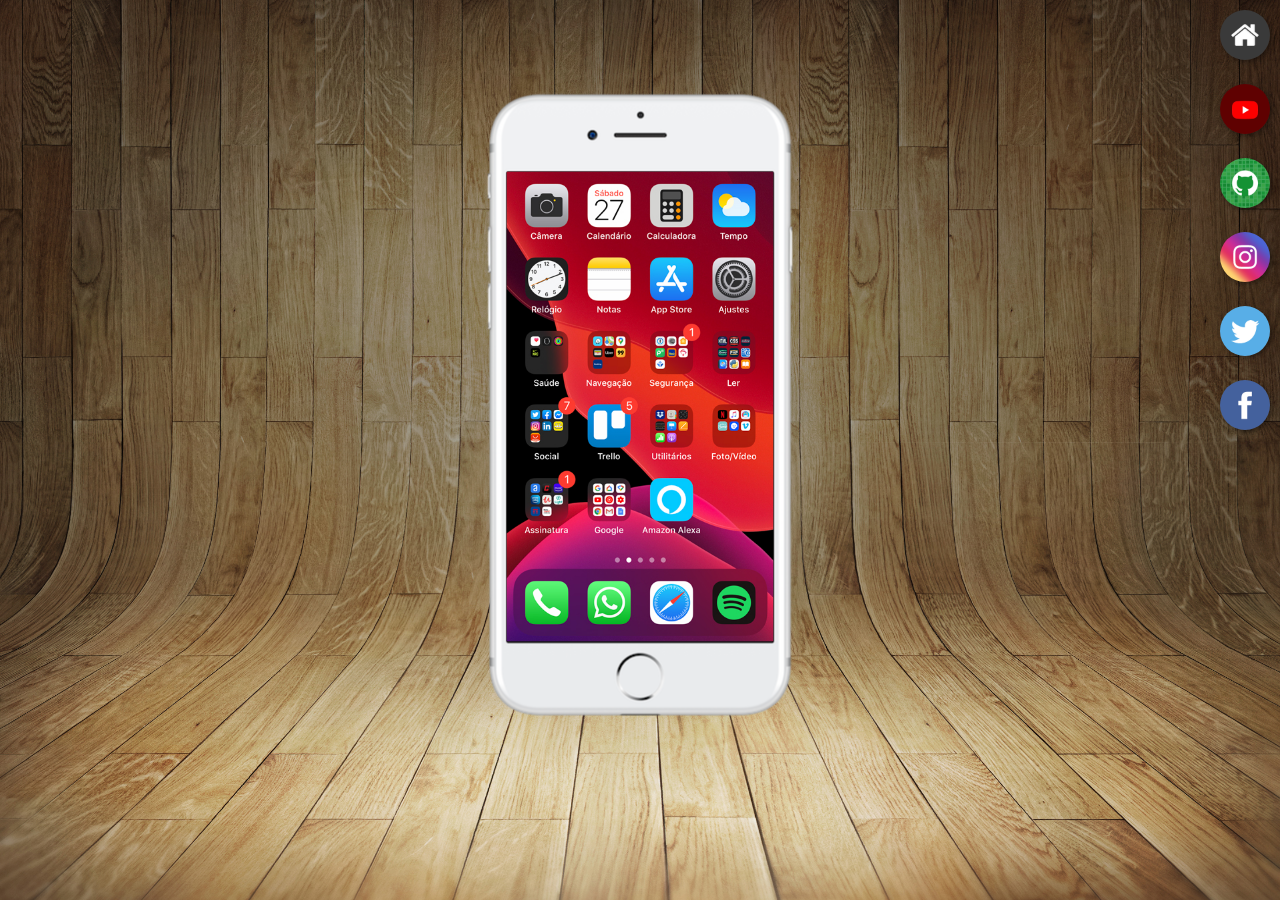
<file: index.html>
<!DOCTYPE html>
<html lang="pt-br">
<head>
    <meta charset="UTF-8">
    <meta name="viewport" content="width=device-width, initial-scale=1.0">
    <title>Projeto Redes Sociais</title>
    <link rel="shortcut icon" href="favicon.ico" type="image/x-icon">
    <link rel="stylesheet" href="styles/style.css">
</head>
<body>
    <main>
        <section id="cellphone">
            <iframe src="home.html" name="screen" id="screen" frameborder="0">
                Seu navegador não é compatível com isso.
            </iframe>
        </section>

        <section id="social-media">
            <a href="home.html" target="screen"><img src="imagens/logo-home.jpg" alt=""></a><br>
            <a href="youtube.html" target="screen"><img src="imagens/logo-youtube.jpg" alt=""></a><br>
            <a href="github.html" target="screen"><img src="imagens/logo-github.jpg" alt=""></a><br>
            <a href="instagram.html" target="screen"><img src="imagens/logo-instagram.jpg" alt=""></a><br>
            <a href="twitter.html" target="screen"><img src="imagens/logo-twitter.jpg" alt=""></a><br>
            <a href="facebook.html" target="screen"><img src="imagens/logo-facebook.jpg" alt=""></a><br>
        </section>
    </main>
</body>
</html>
</file>
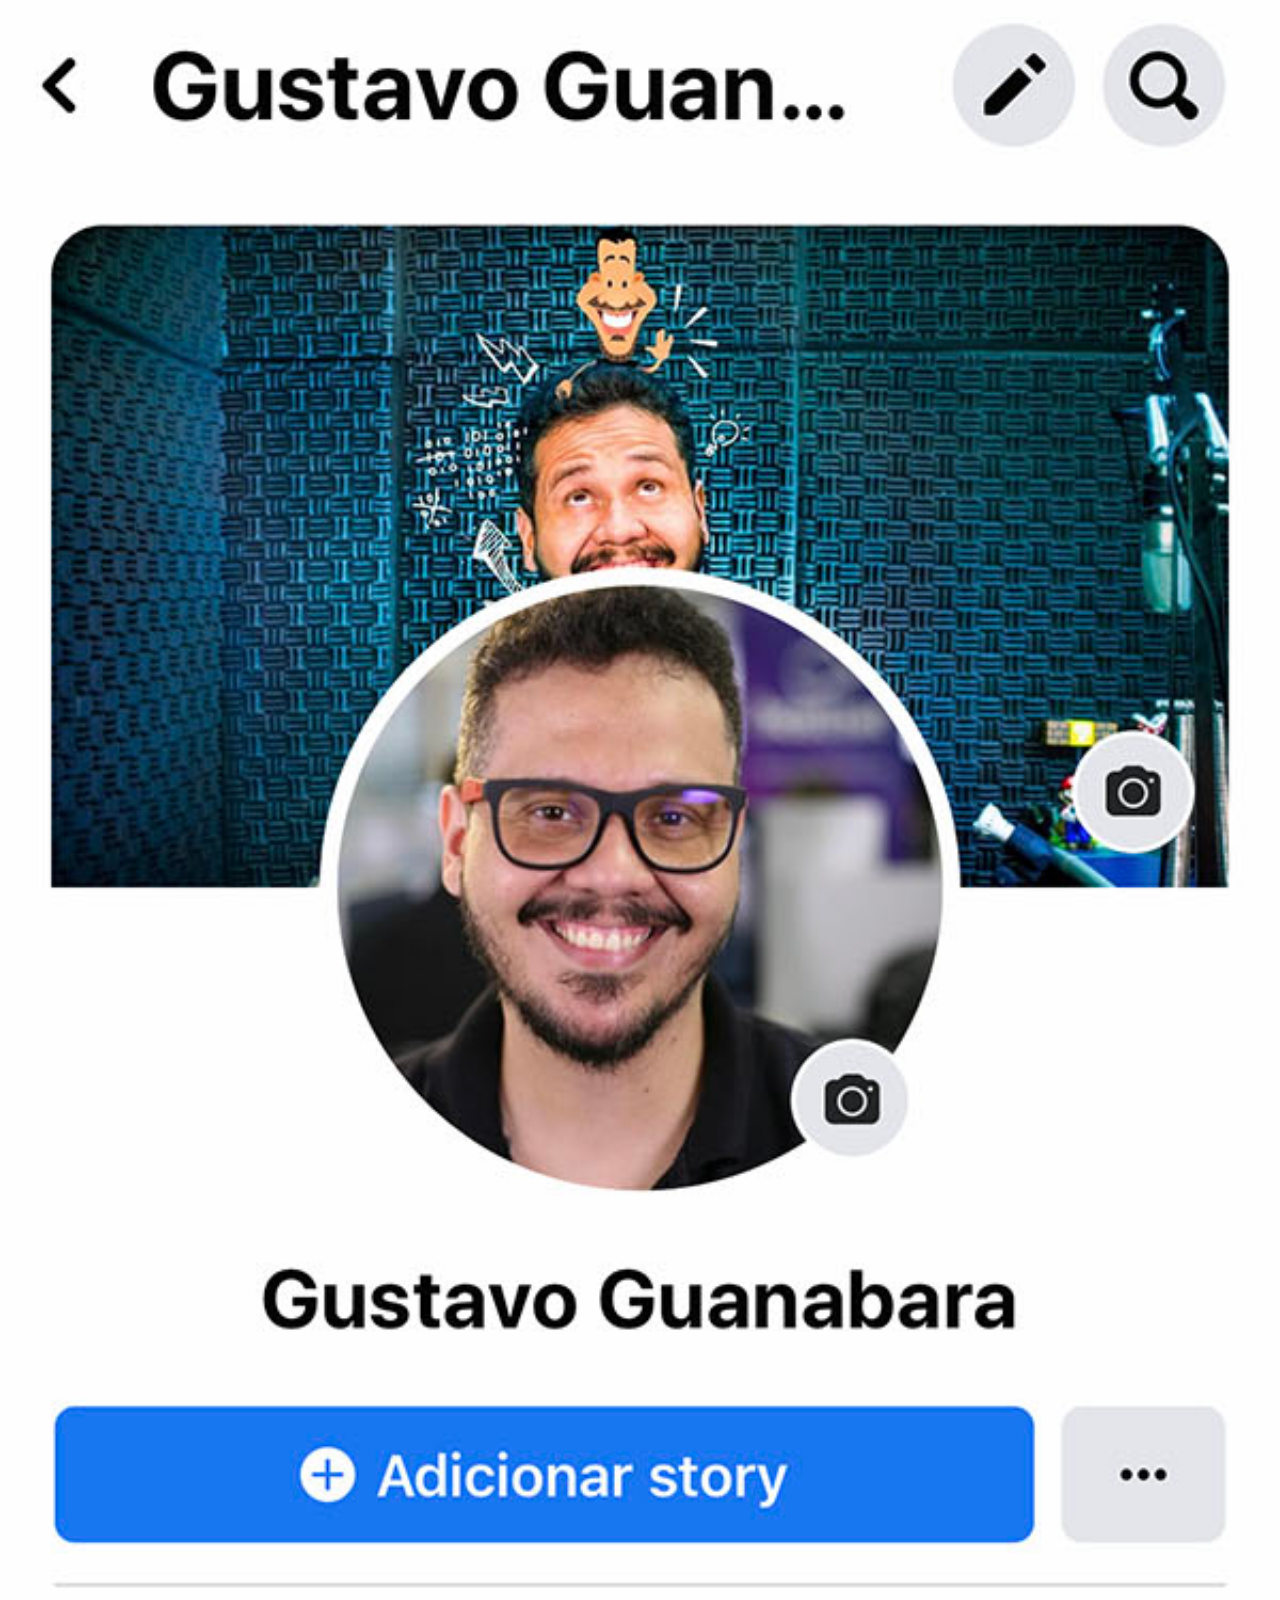
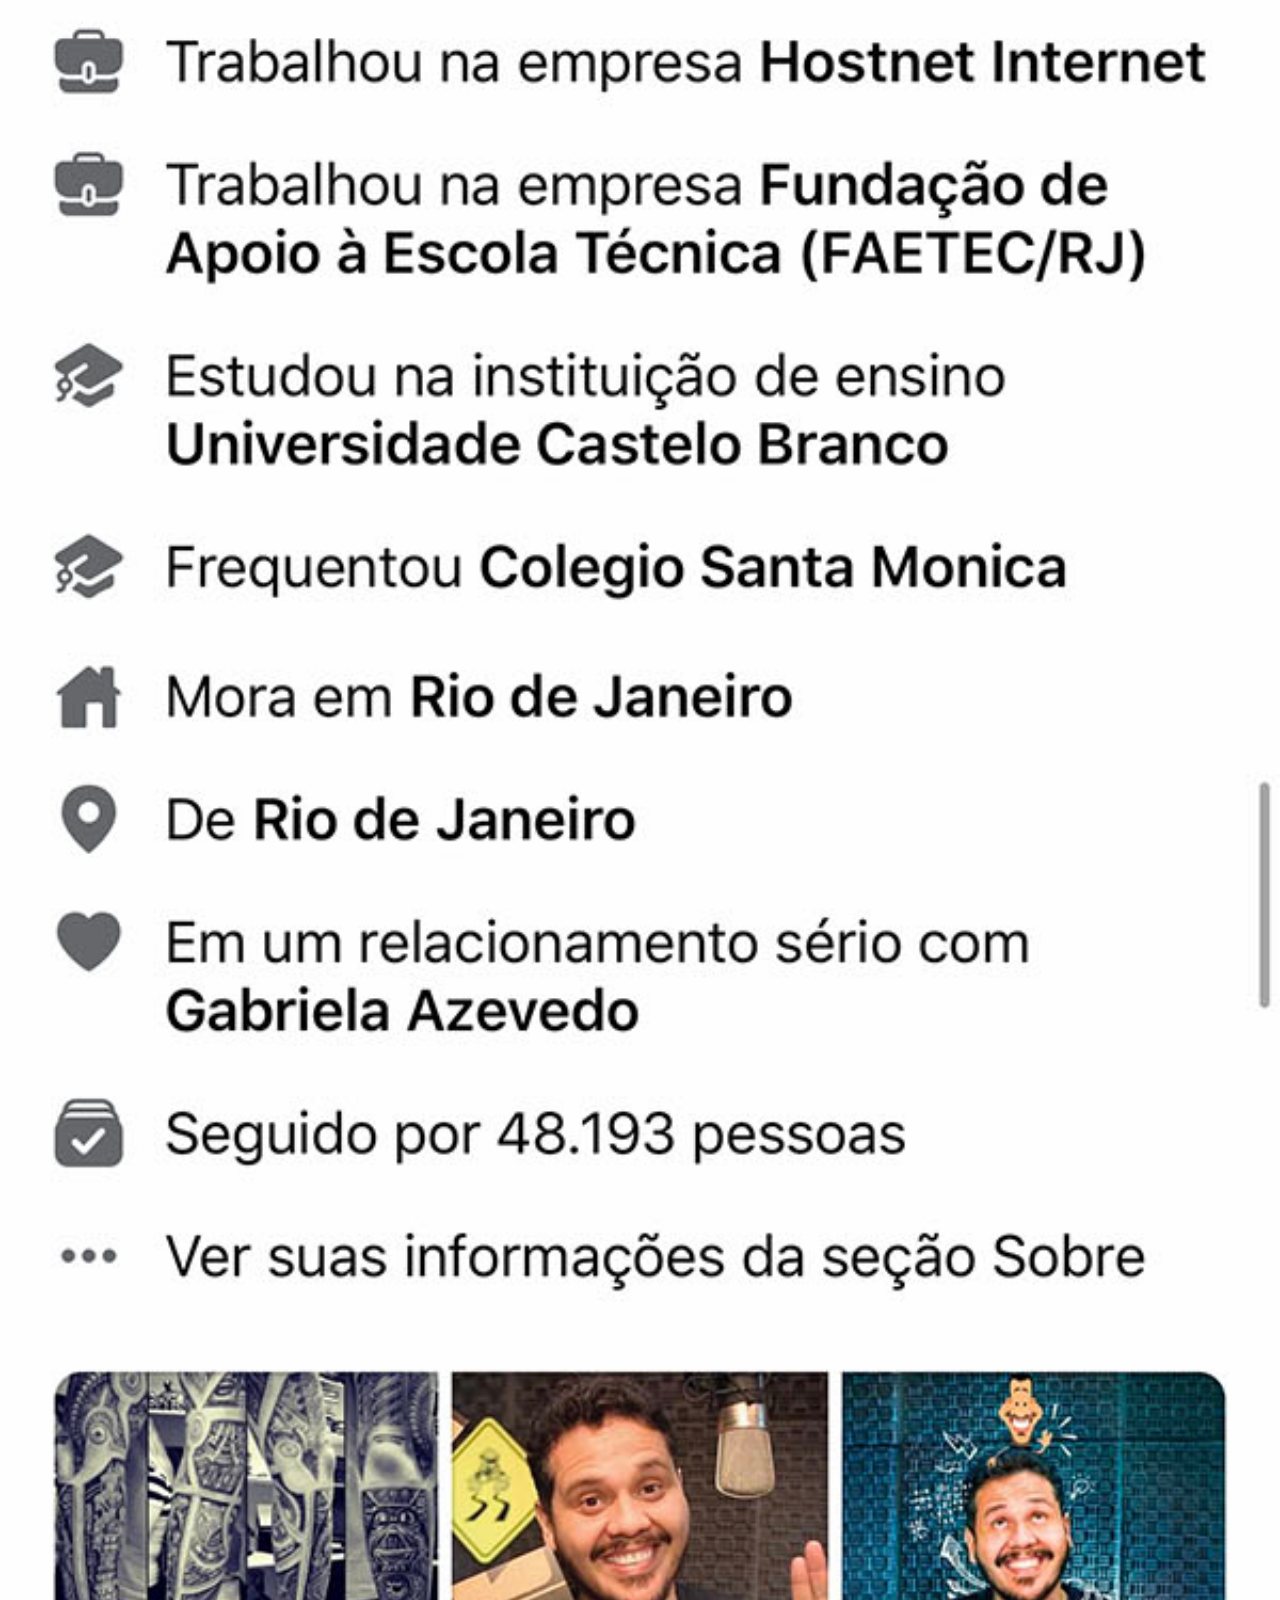
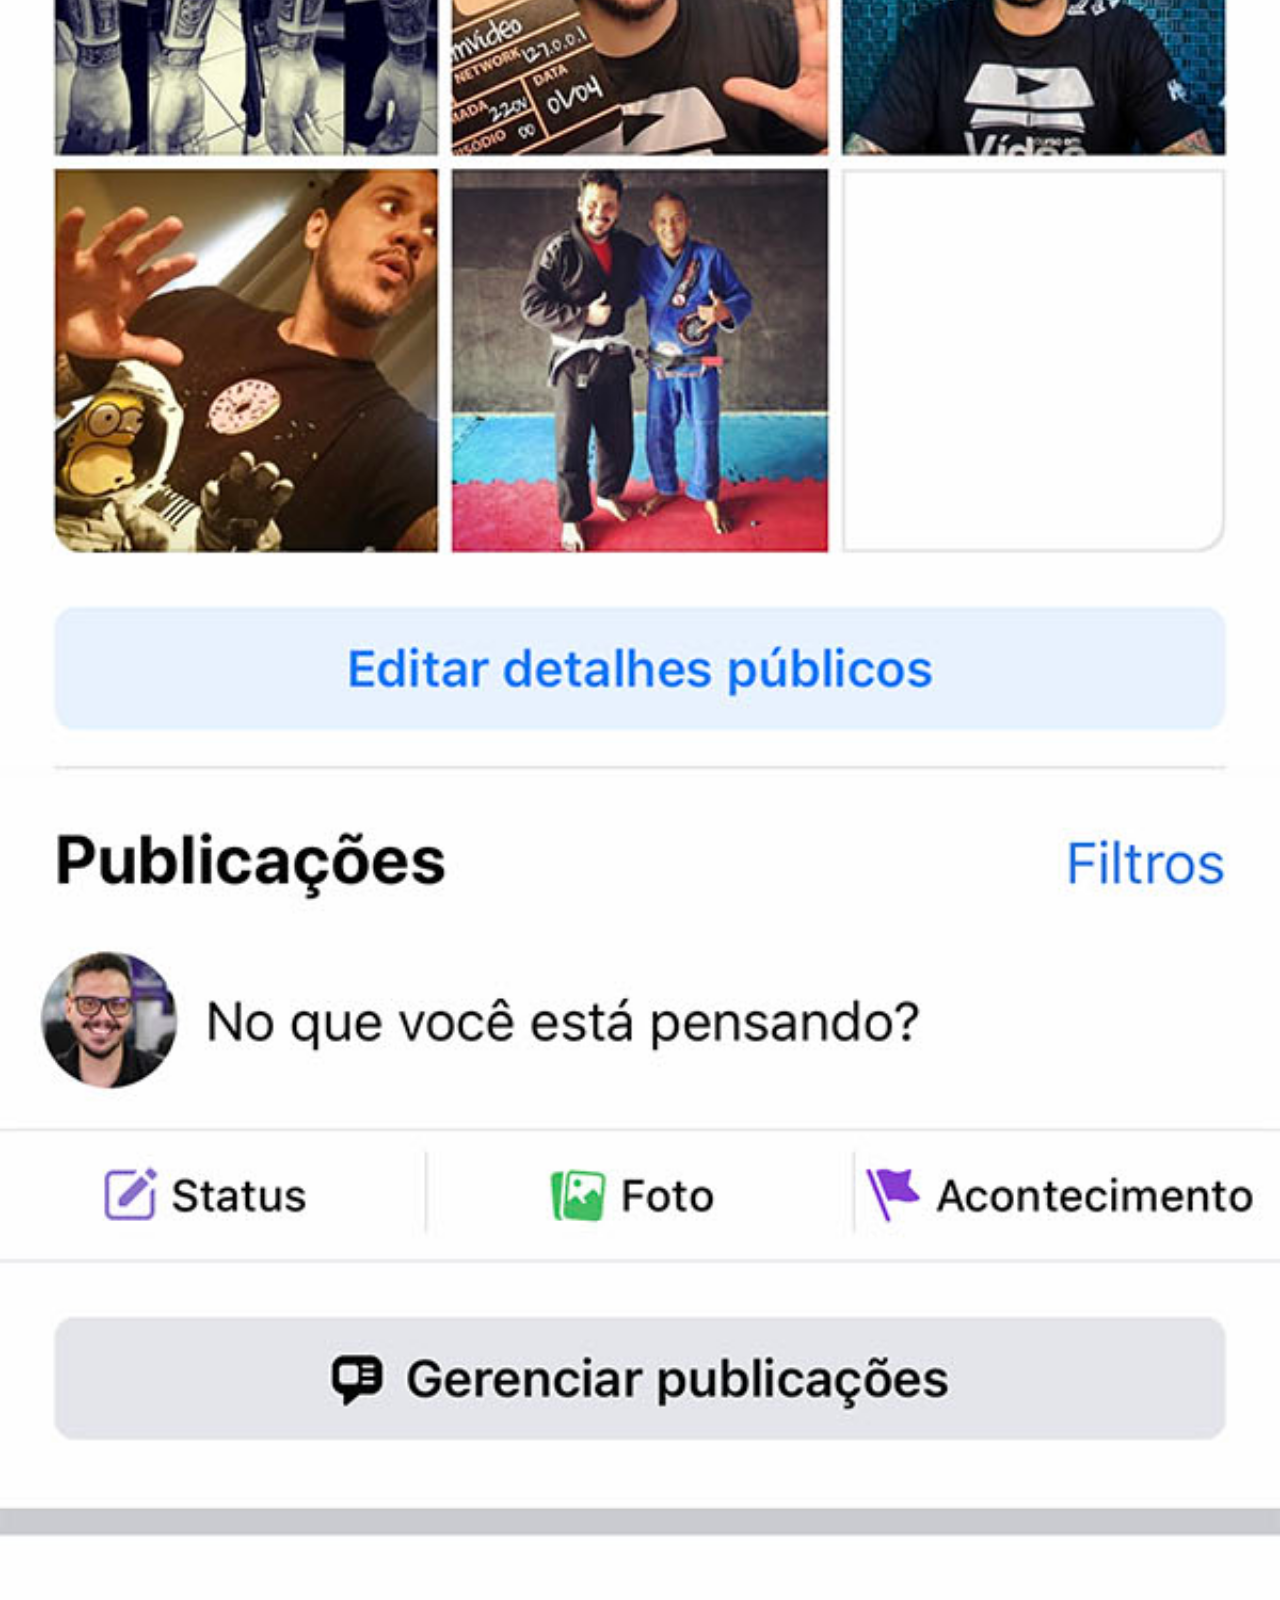
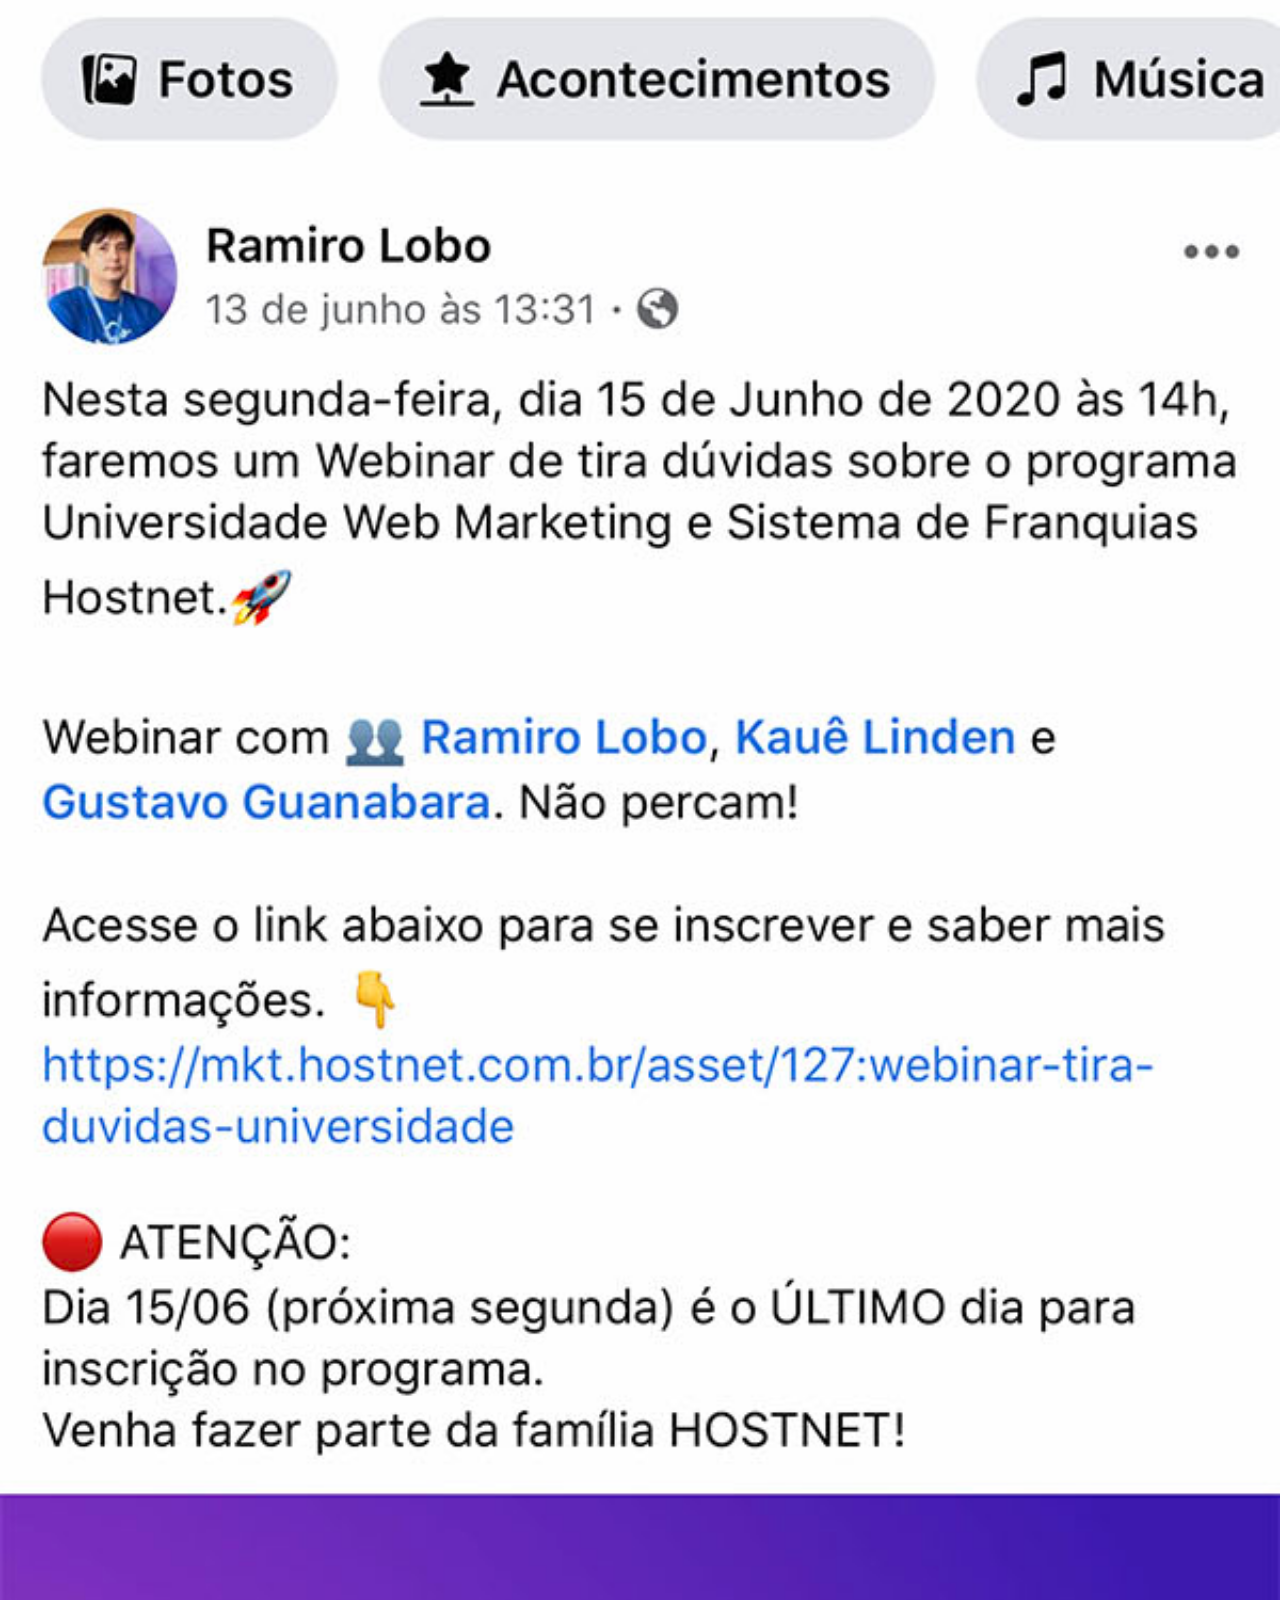
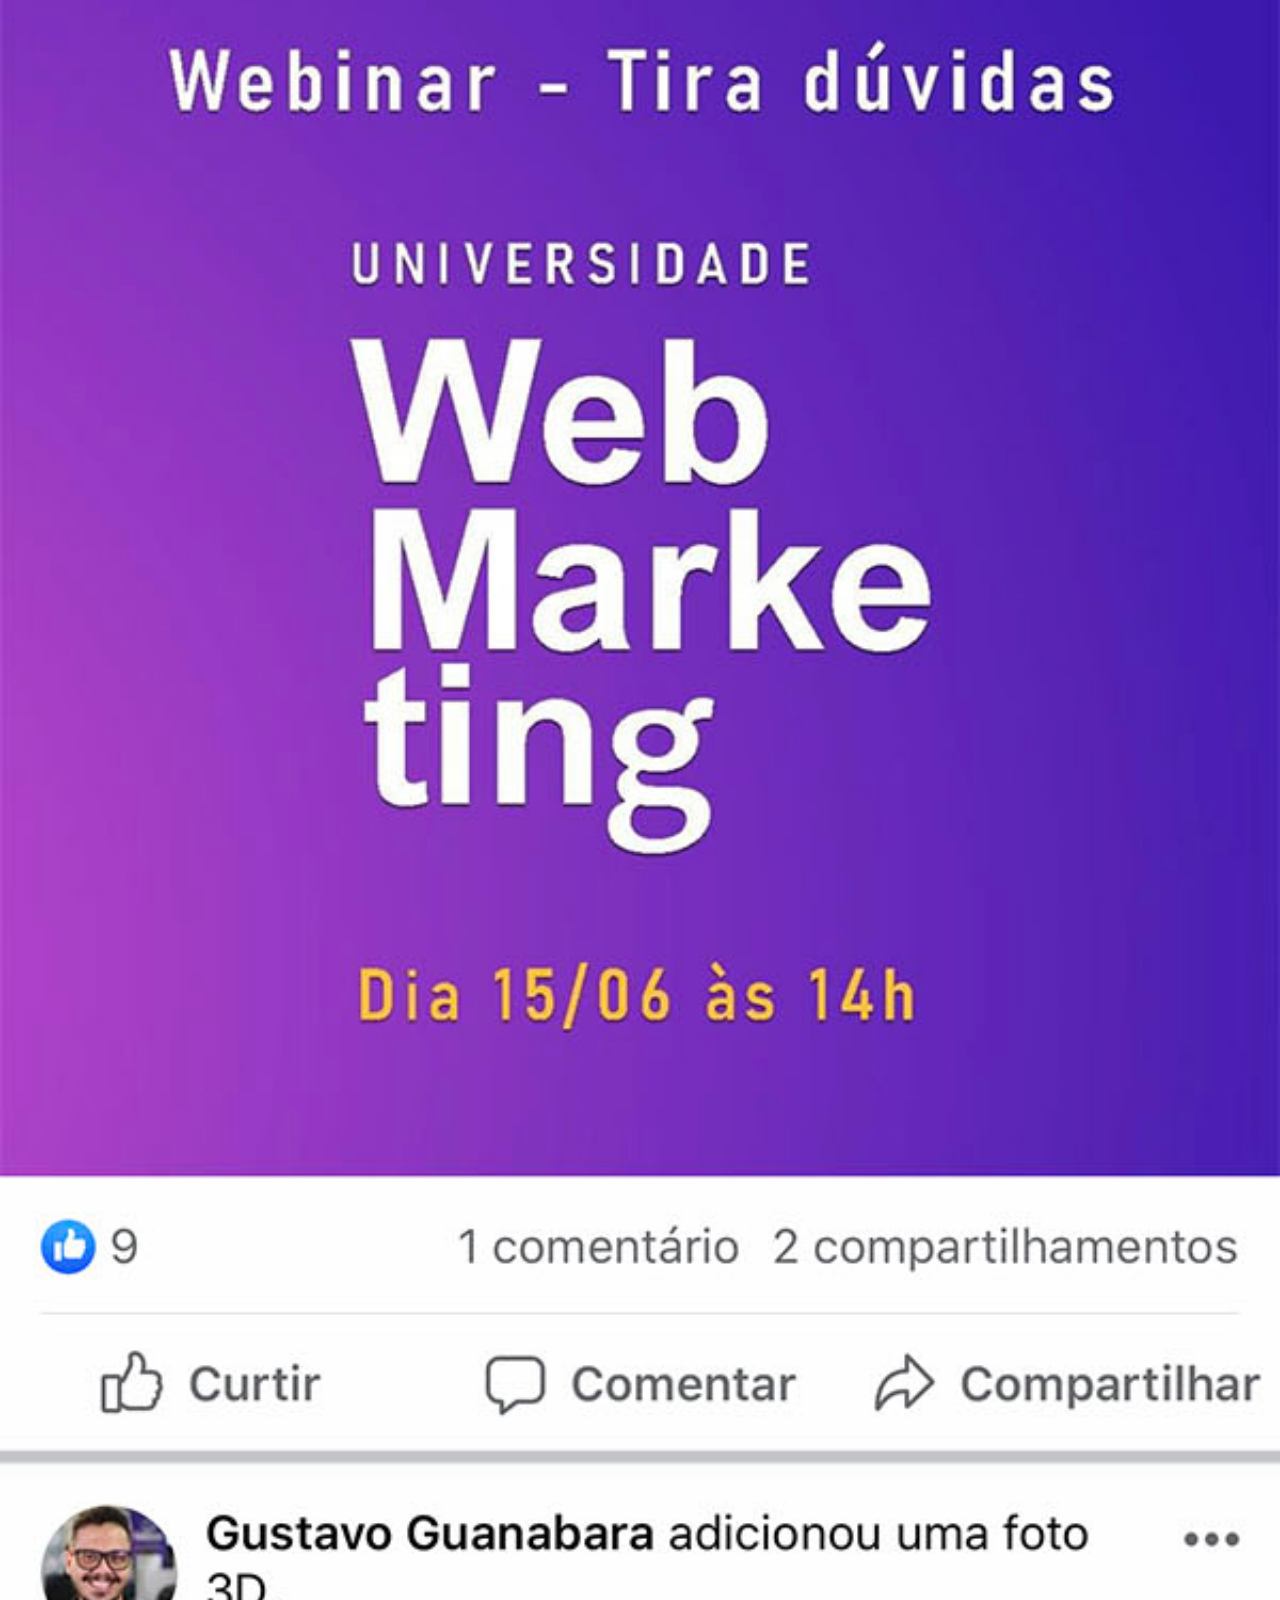
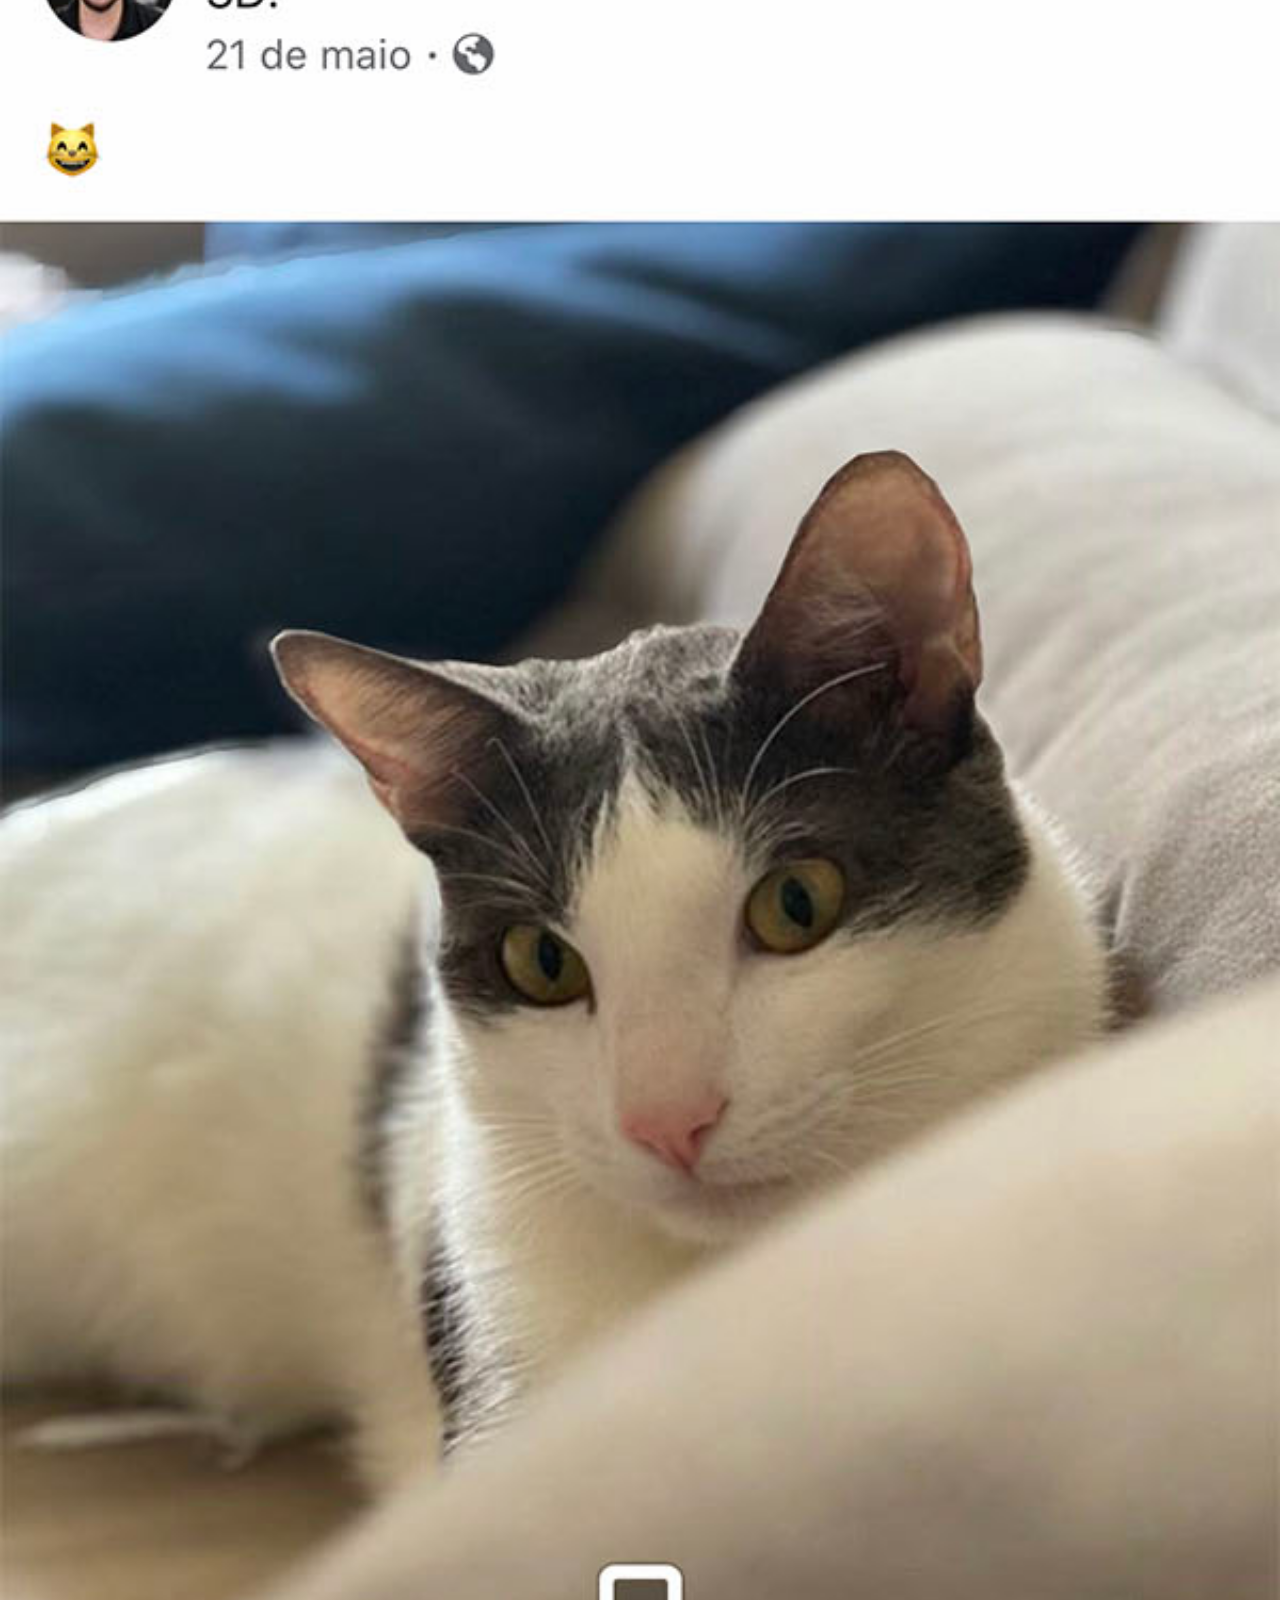
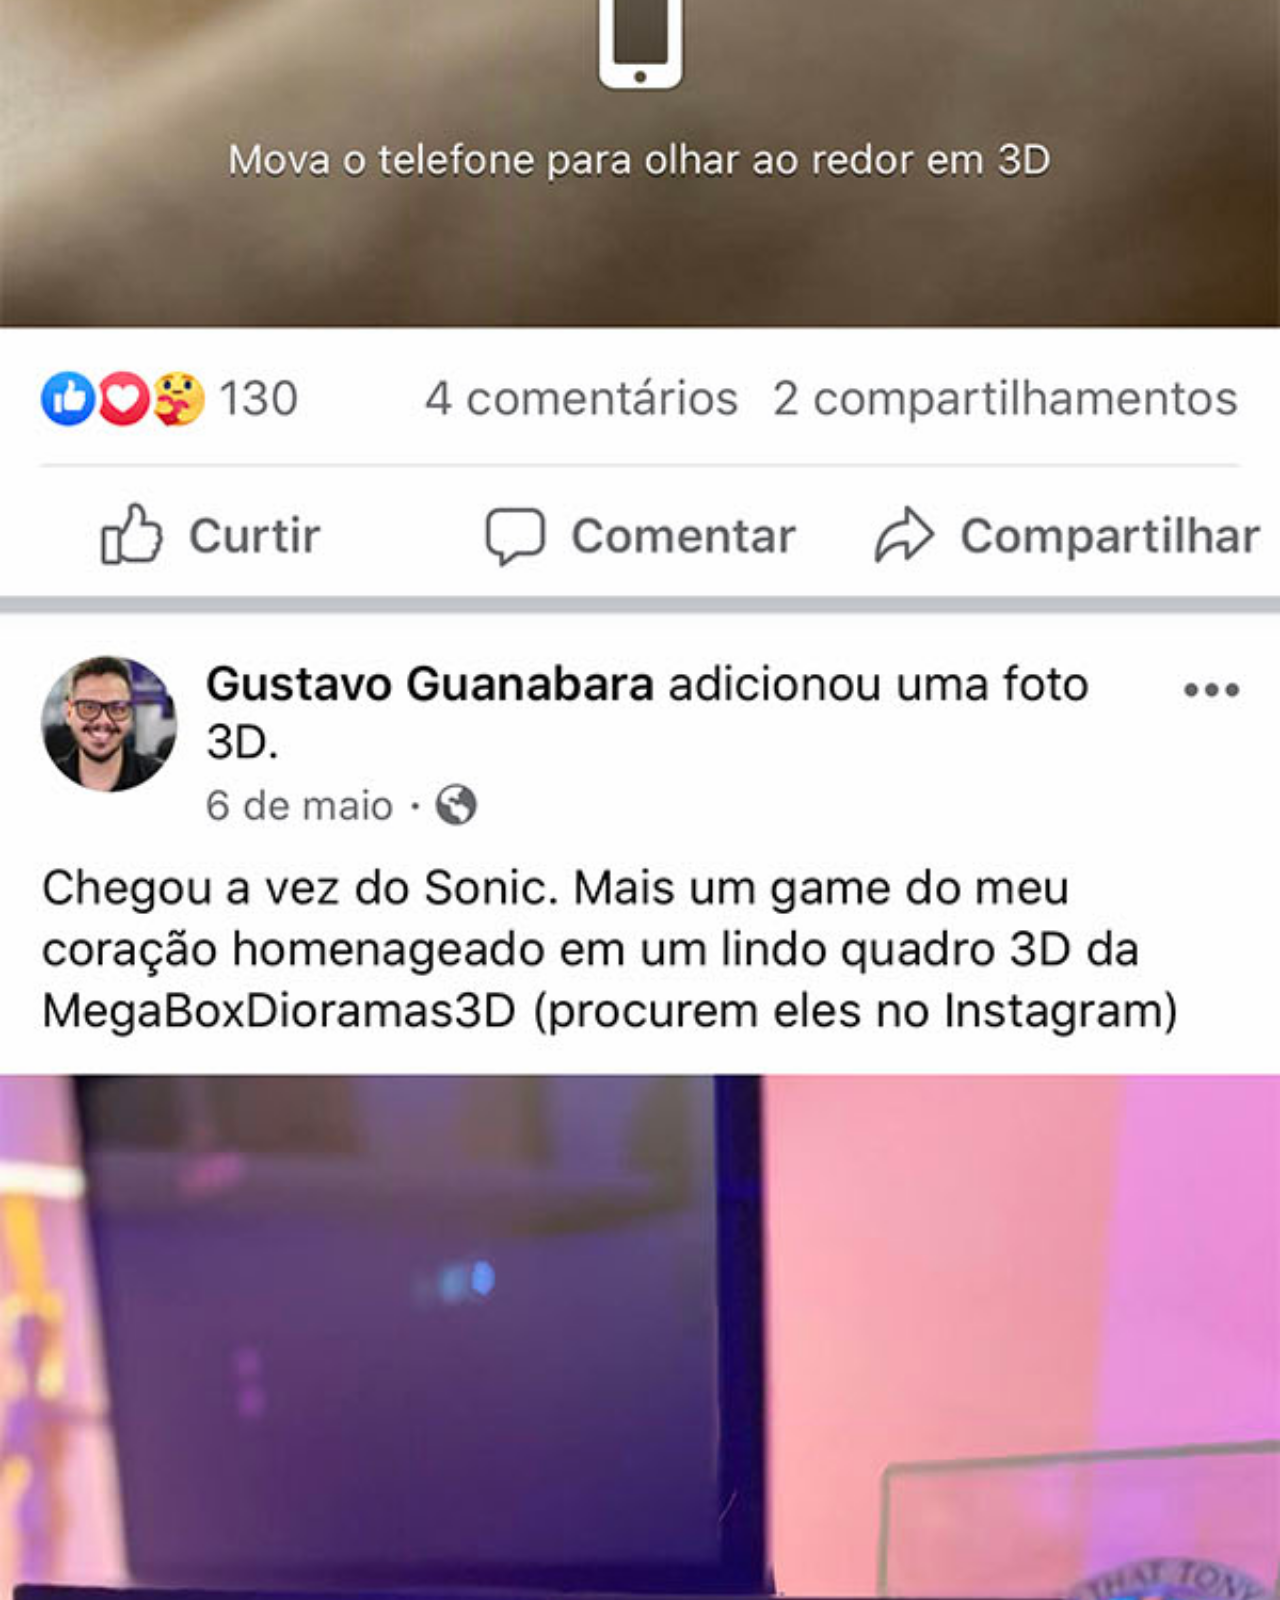
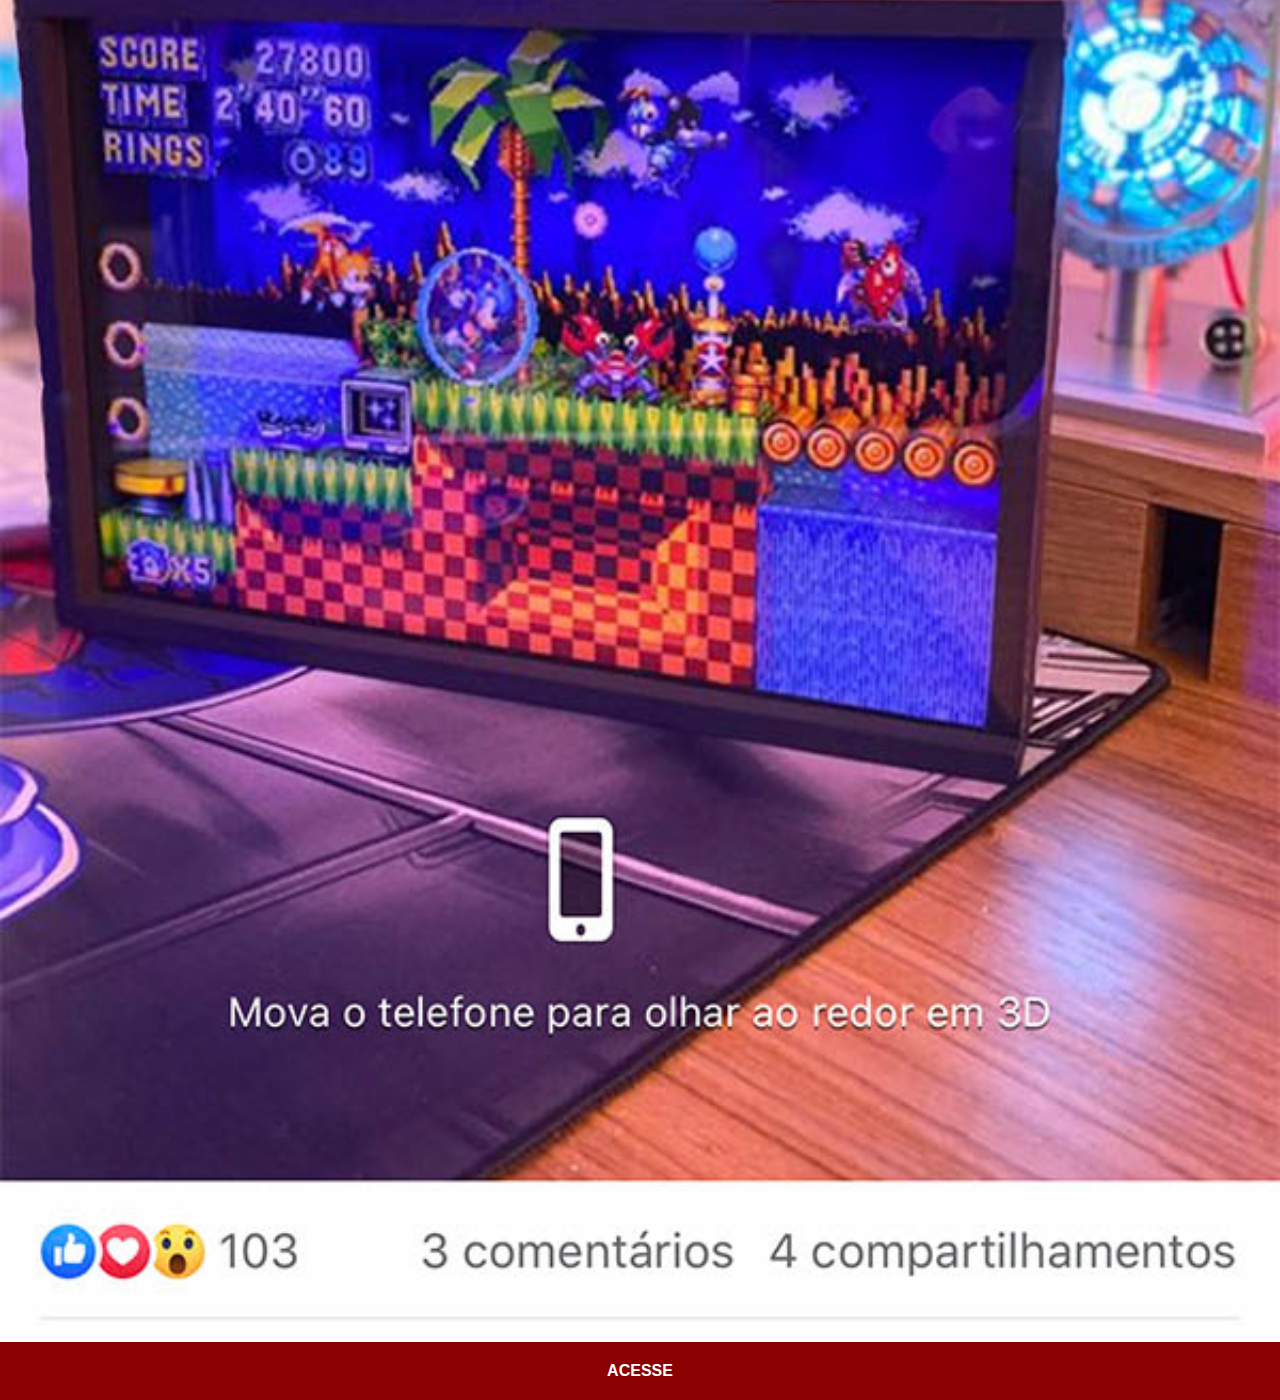
<file: facebook.html>
<!DOCTYPE html>
<html lang="pt-br">
<head>
    <meta charset="UTF-8">
    <meta name="viewport" content="width=device-width, initial-scale=1.0">
    <title>Facebook</title>
    <link rel="stylesheet" href="styles/social.css">
</head>
<body>
    <img src="imagens/tela-facebook.jpg" alt="">
    <a href="#">ACESSE</a>
</body>
</html>
</file>
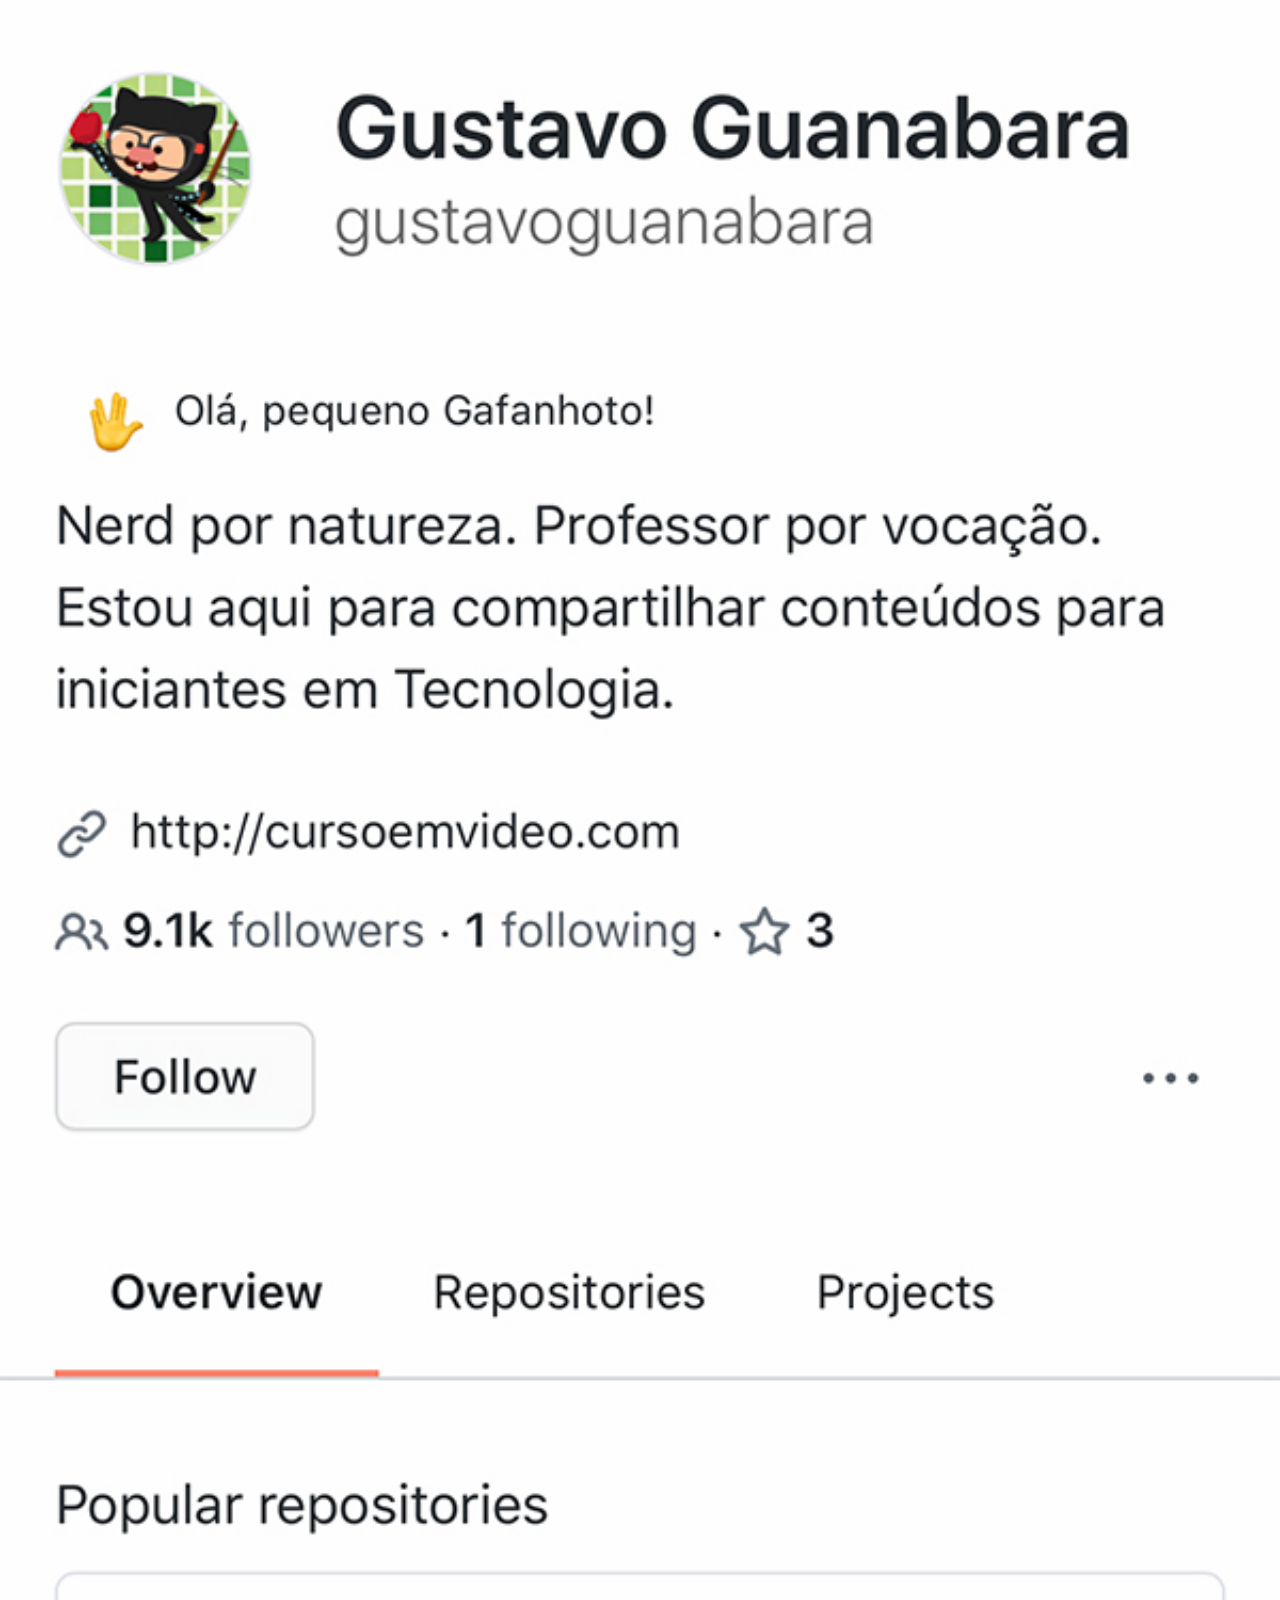
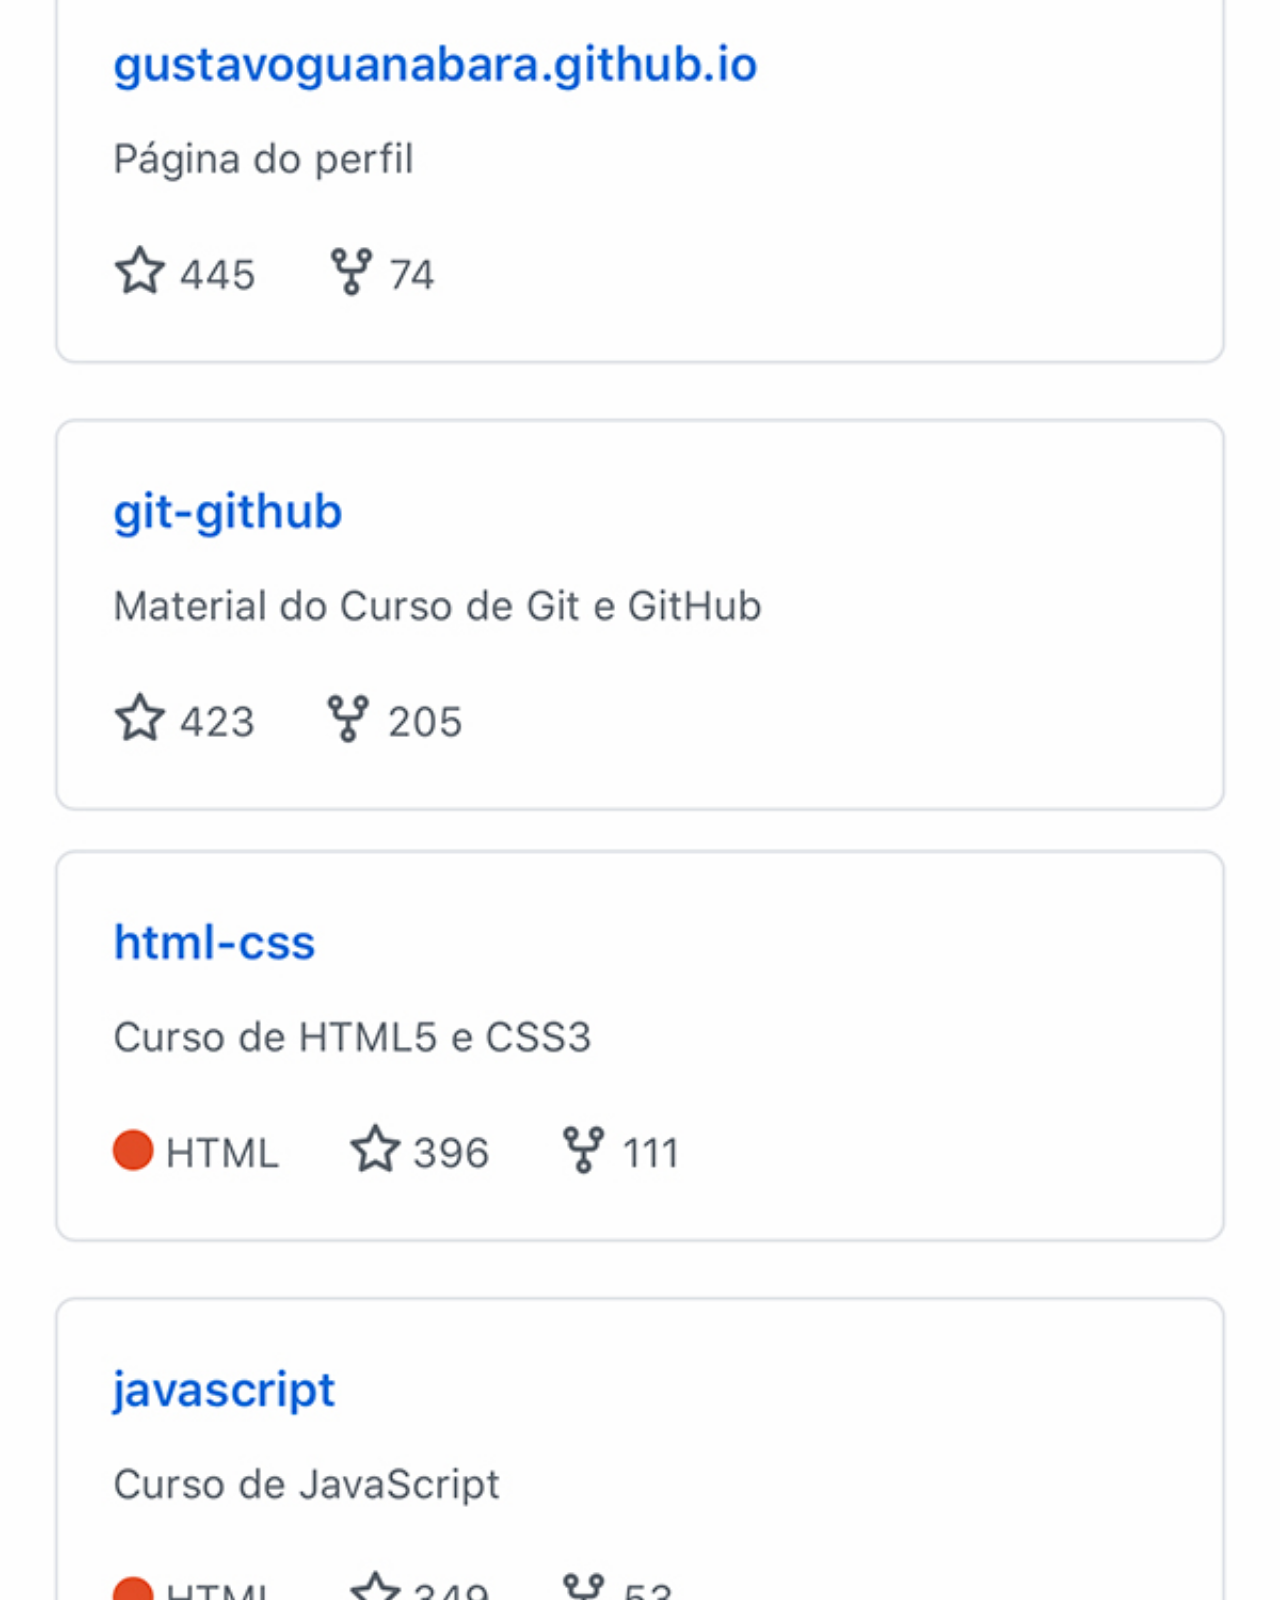
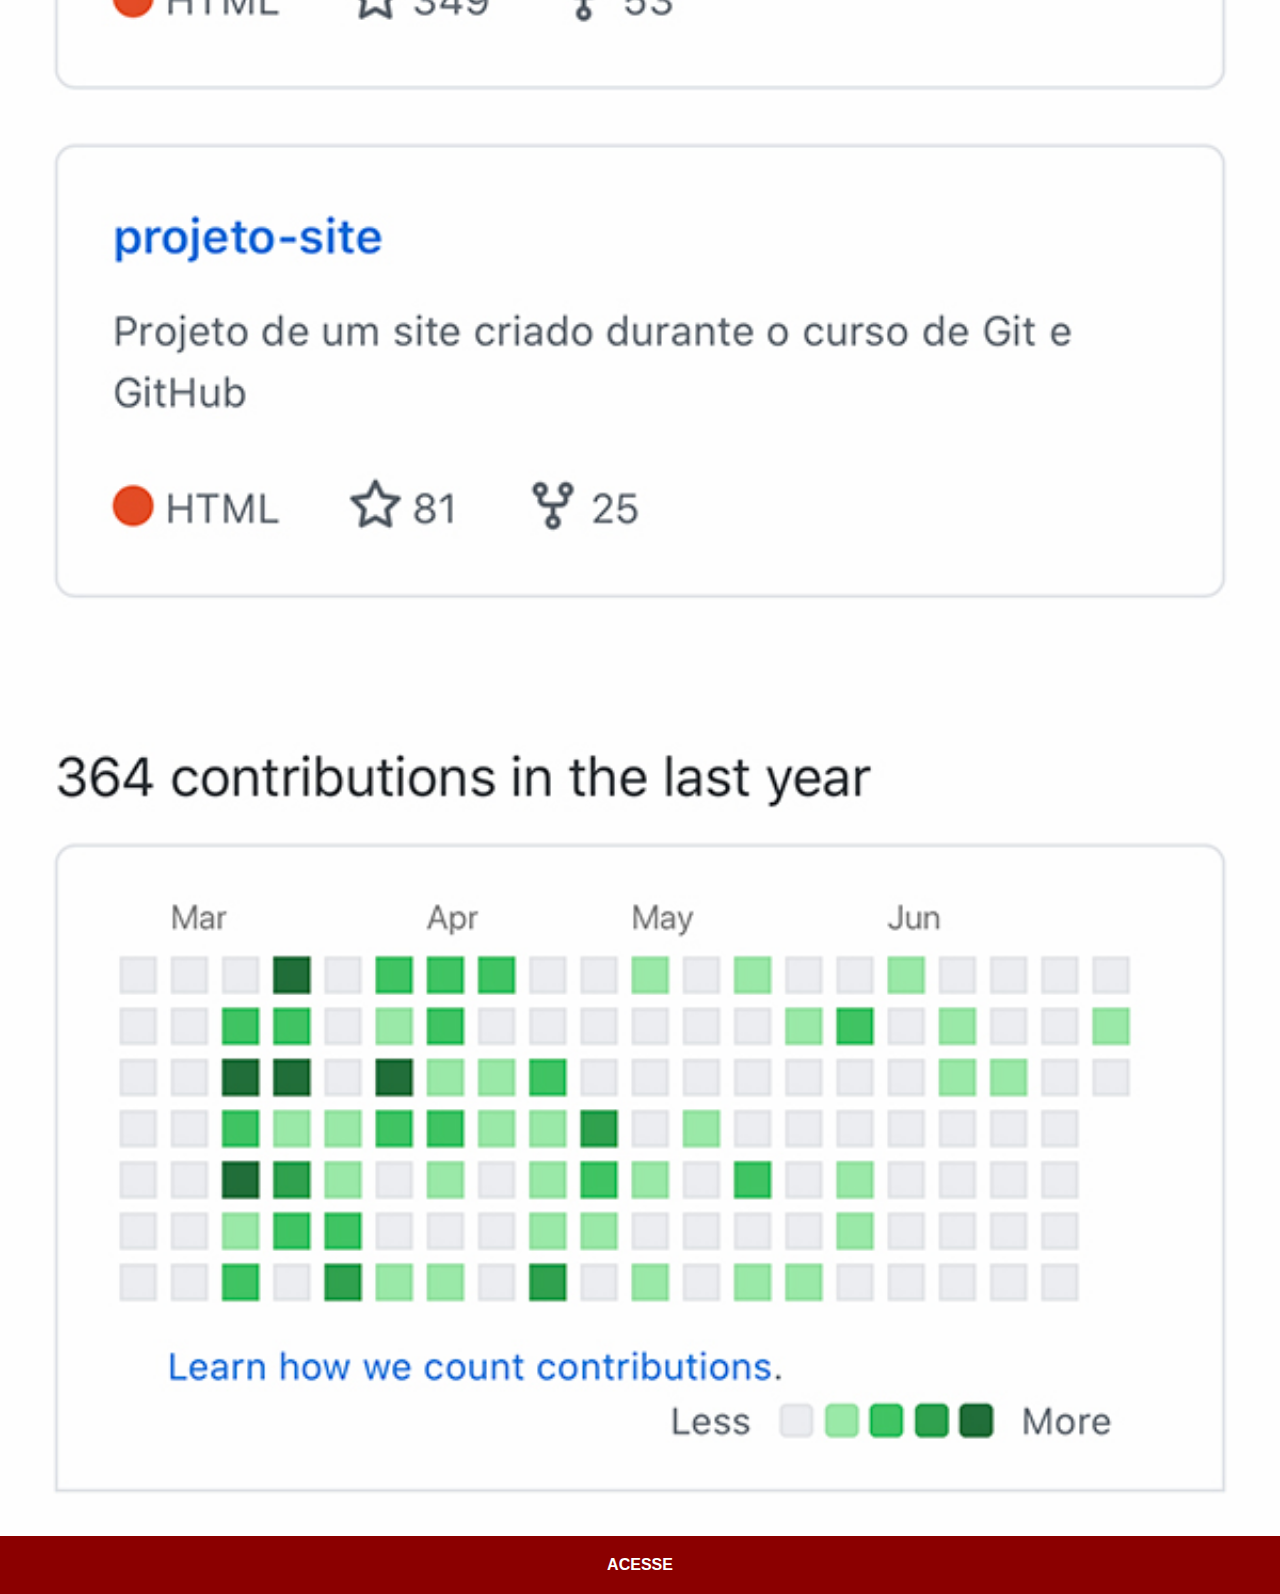
<file: github.html>
<!DOCTYPE html>
<html lang="pt-br">
<head>
    <meta charset="UTF-8">
    <meta name="viewport" content="width=device-width, initial-scale=1.0">
    <title>Github</title>
    <link rel="stylesheet" href="styles/social.css">
</head>
<body>
    <img src="imagens/tela-github.jpg" alt="">
    <a href="#">ACESSE</a>
</body>
</html>
</file>
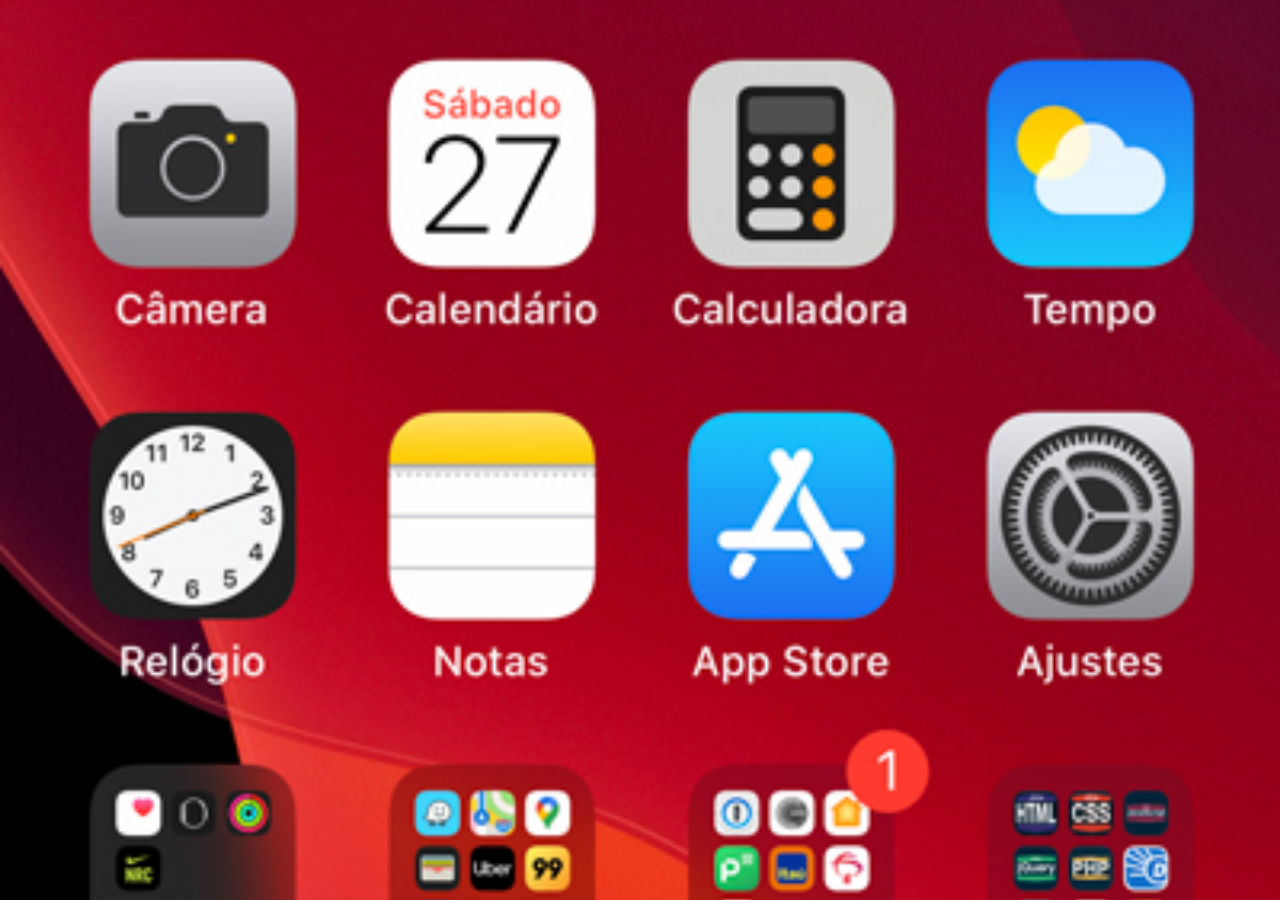
<file: home.html>
<!DOCTYPE html>
<html lang="pt-br">
<head>
    <meta charset="UTF-8">
    <meta name="viewport" content="width=device-width, initial-scale=1.0">
    <title>Home</title>
</head>

<style>
    * {
        margin: 0px;
        padding: 0px;
    }

    body {
        width: 100vw;
        height: 100vh;

        background: black url('imagens/tela-home.jpg') no-repeat top center;
        background-size: cover;
    }
</style>

<body>
</body>
</html>
</file>
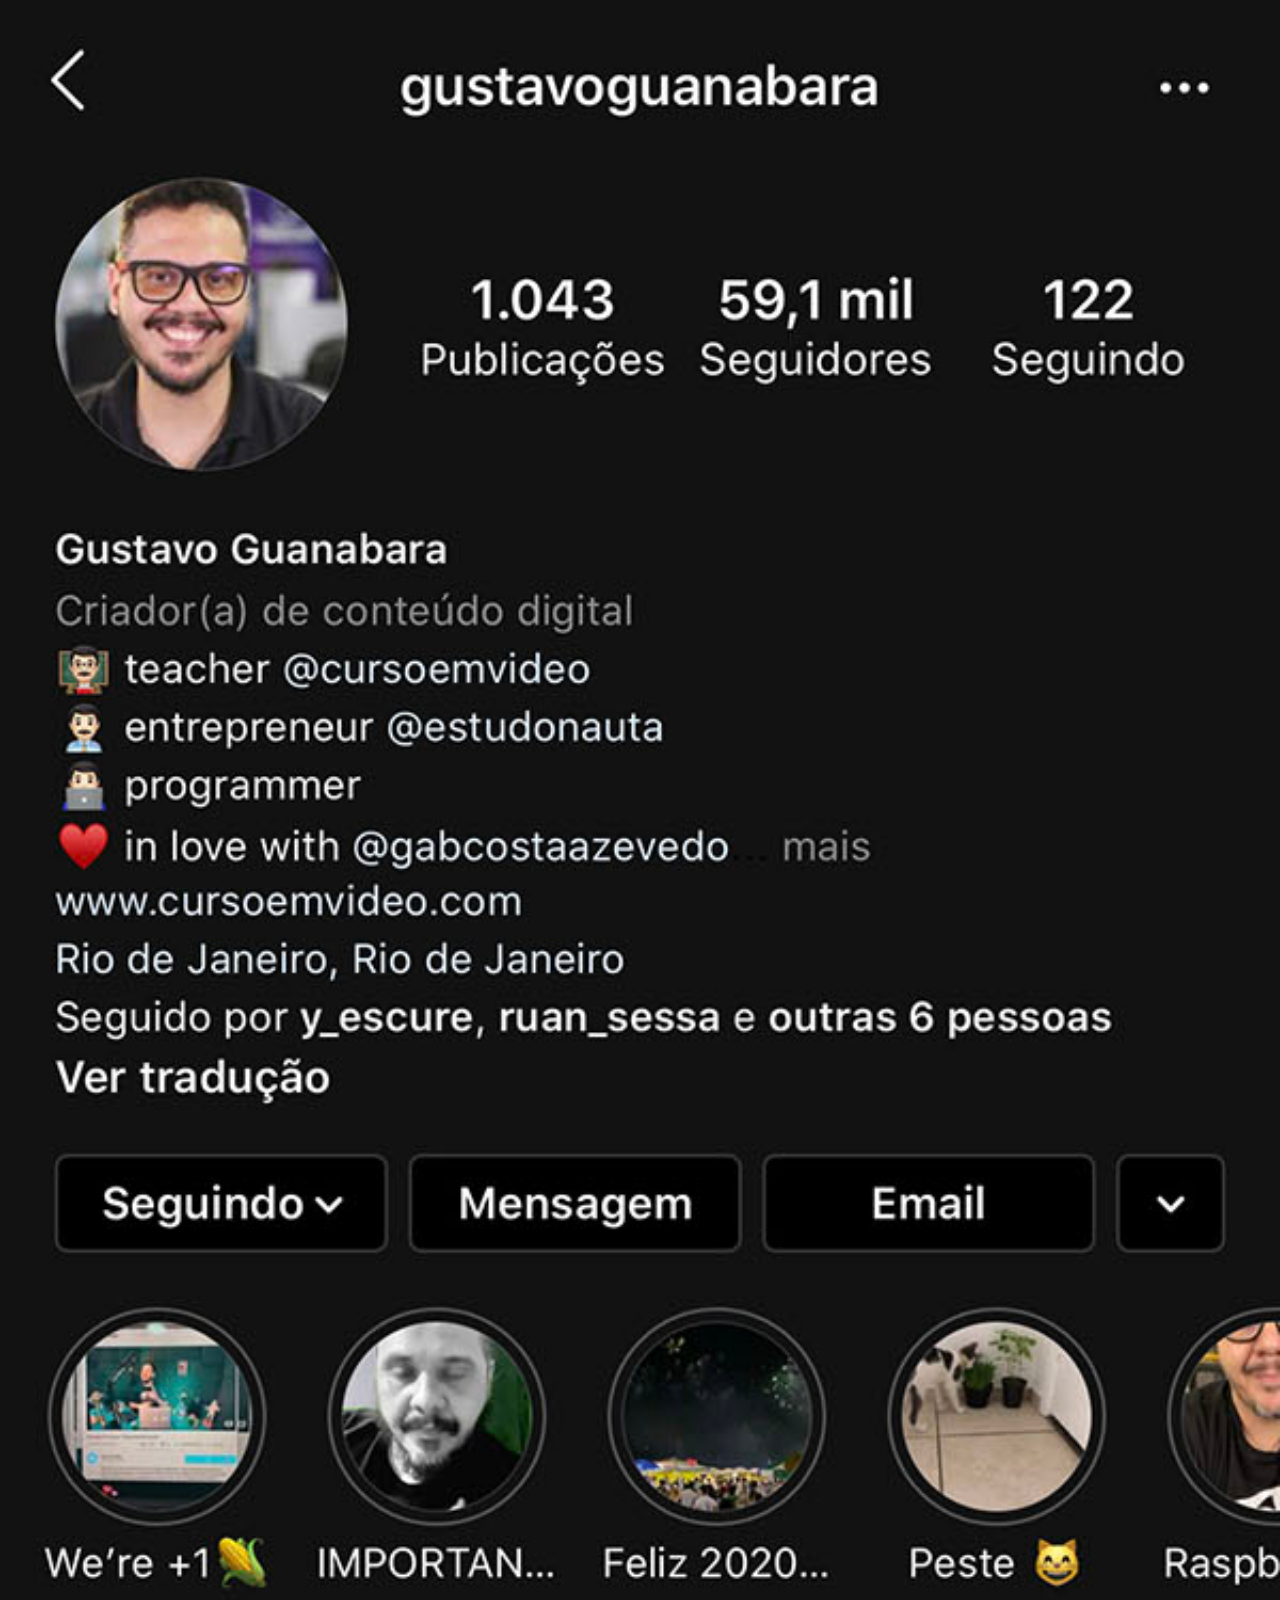
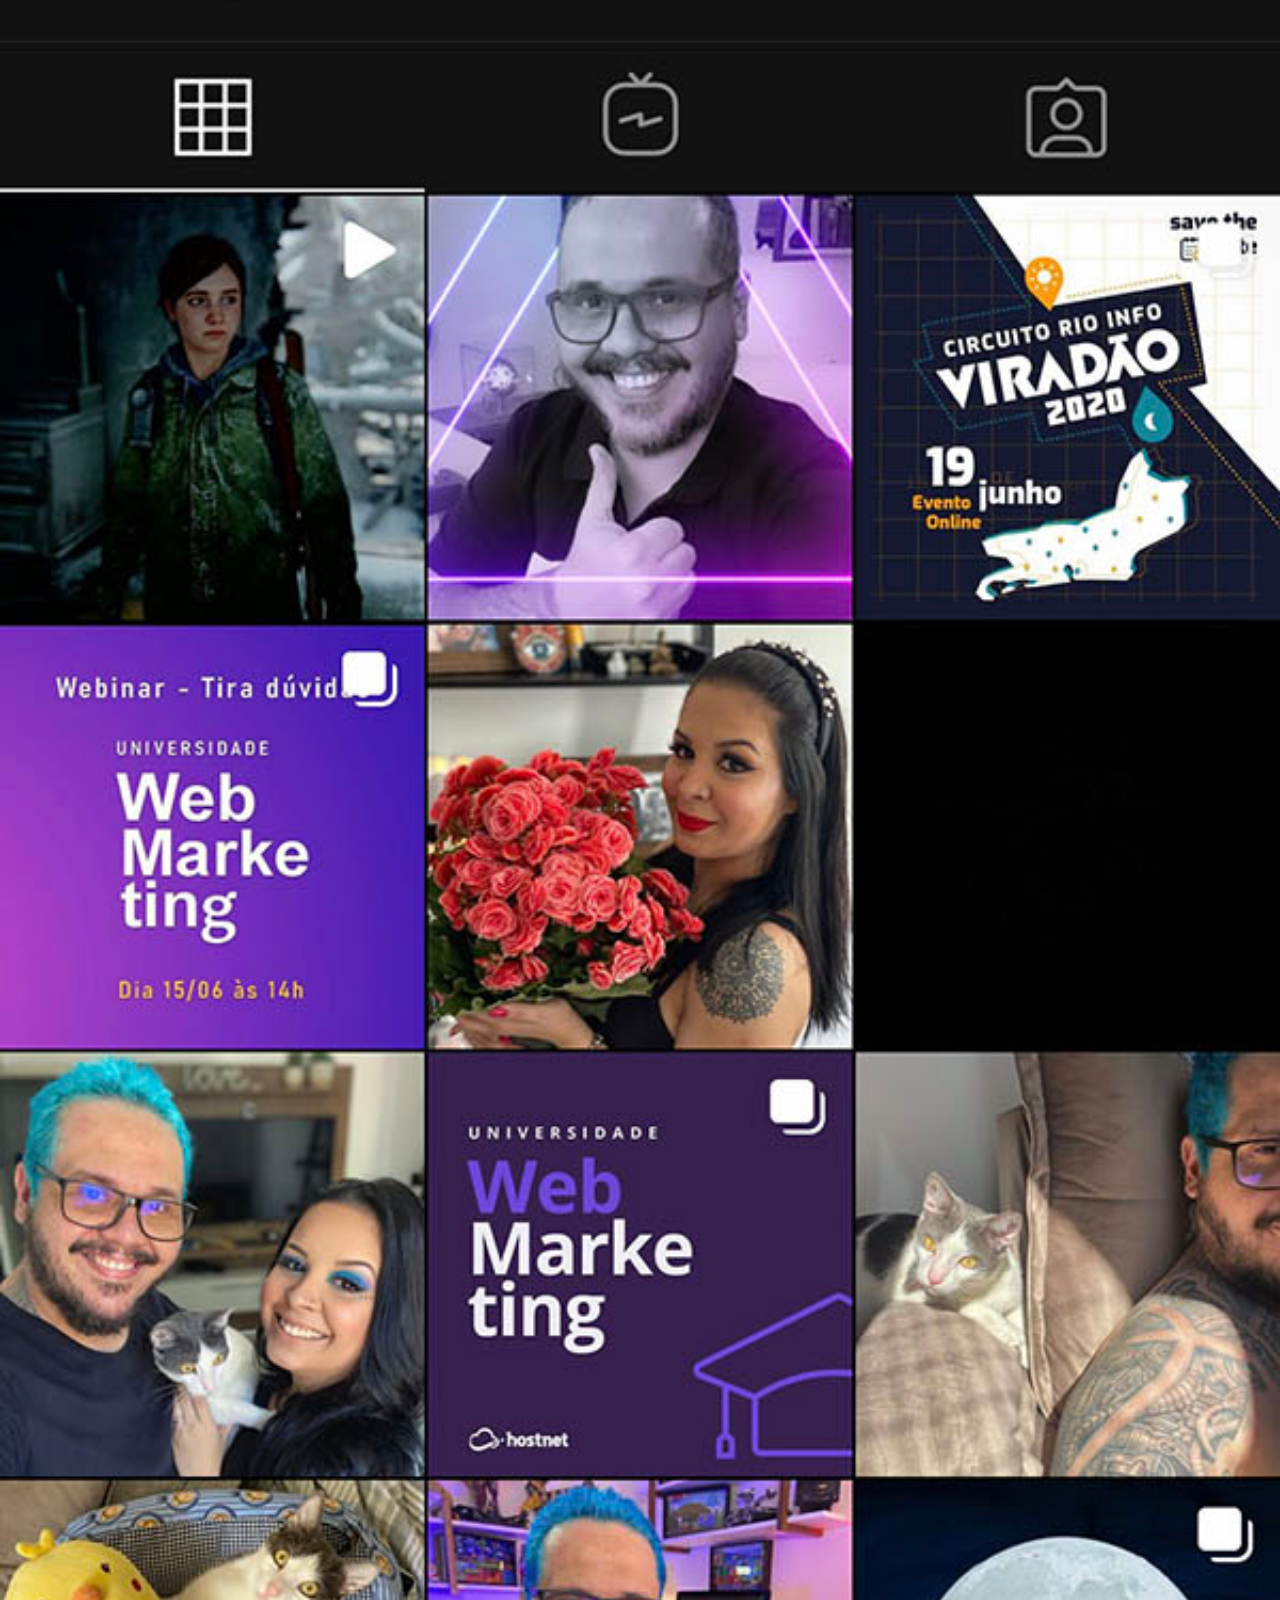
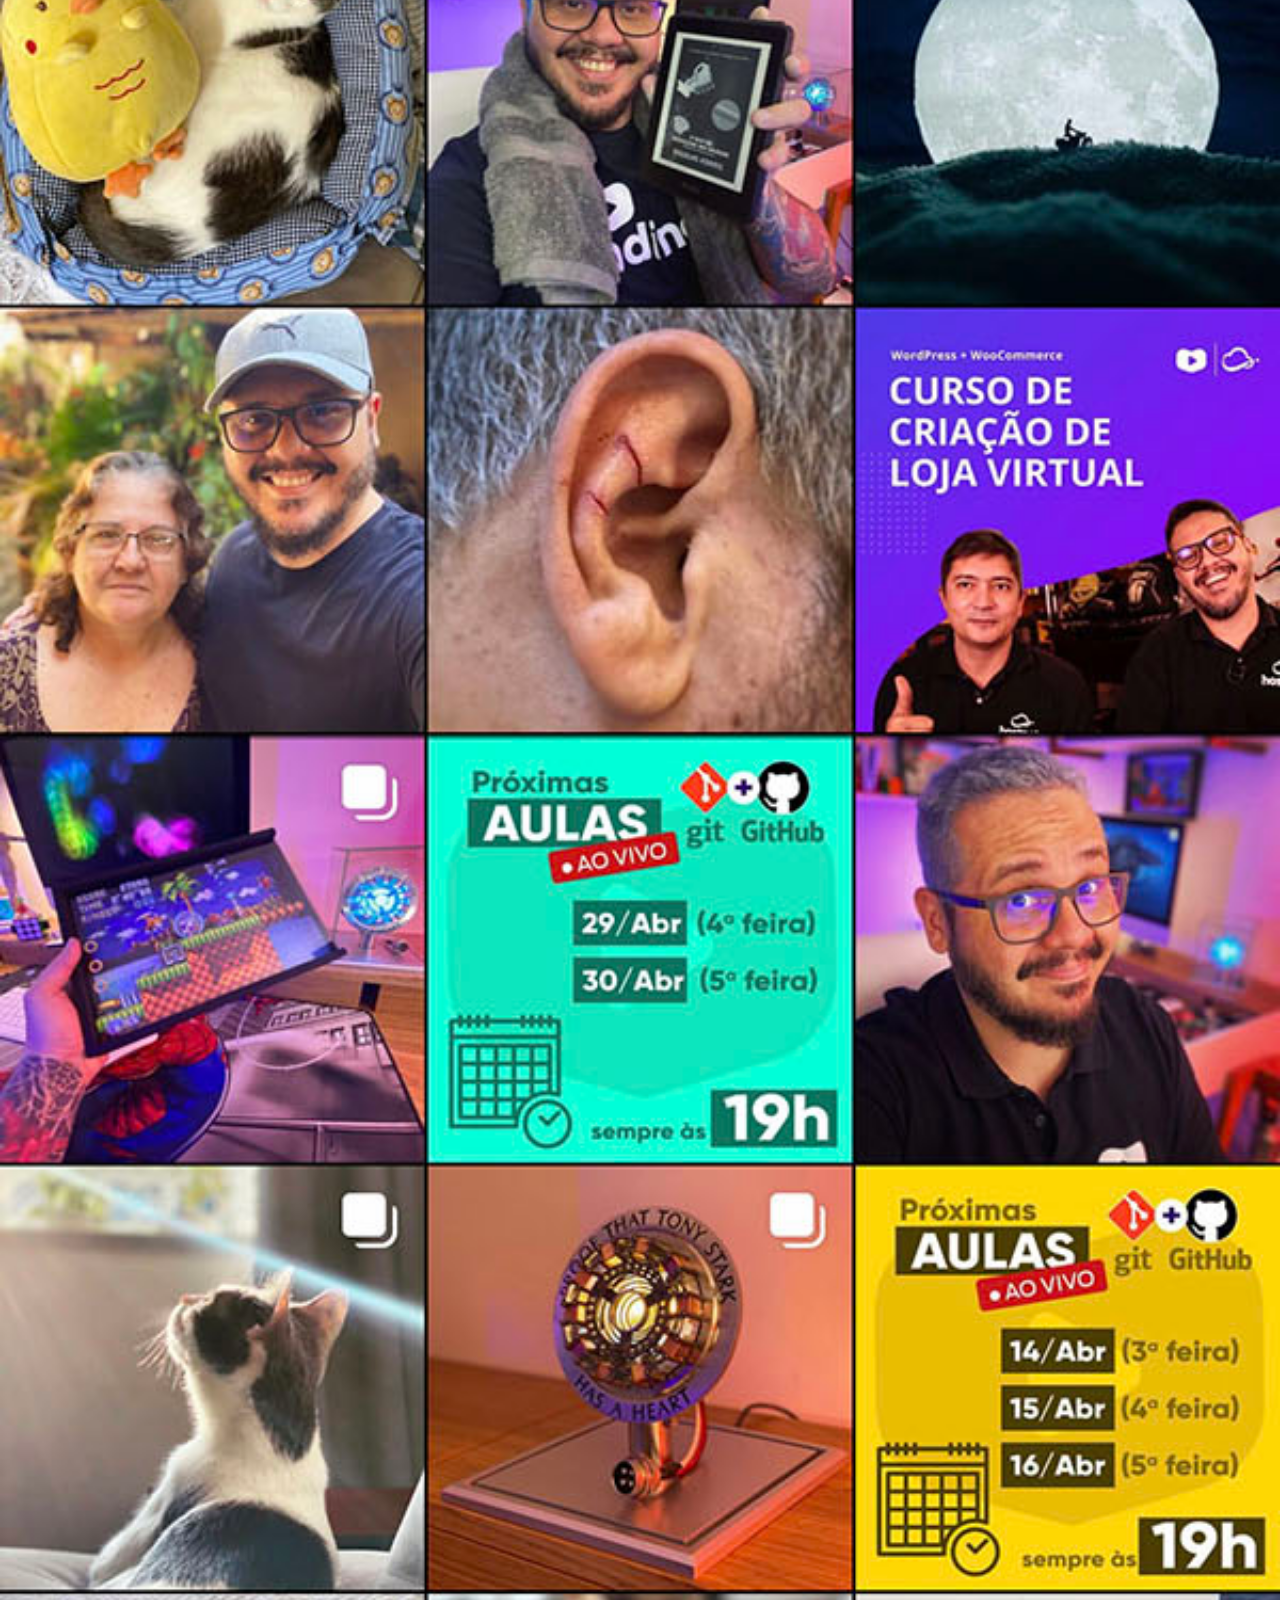
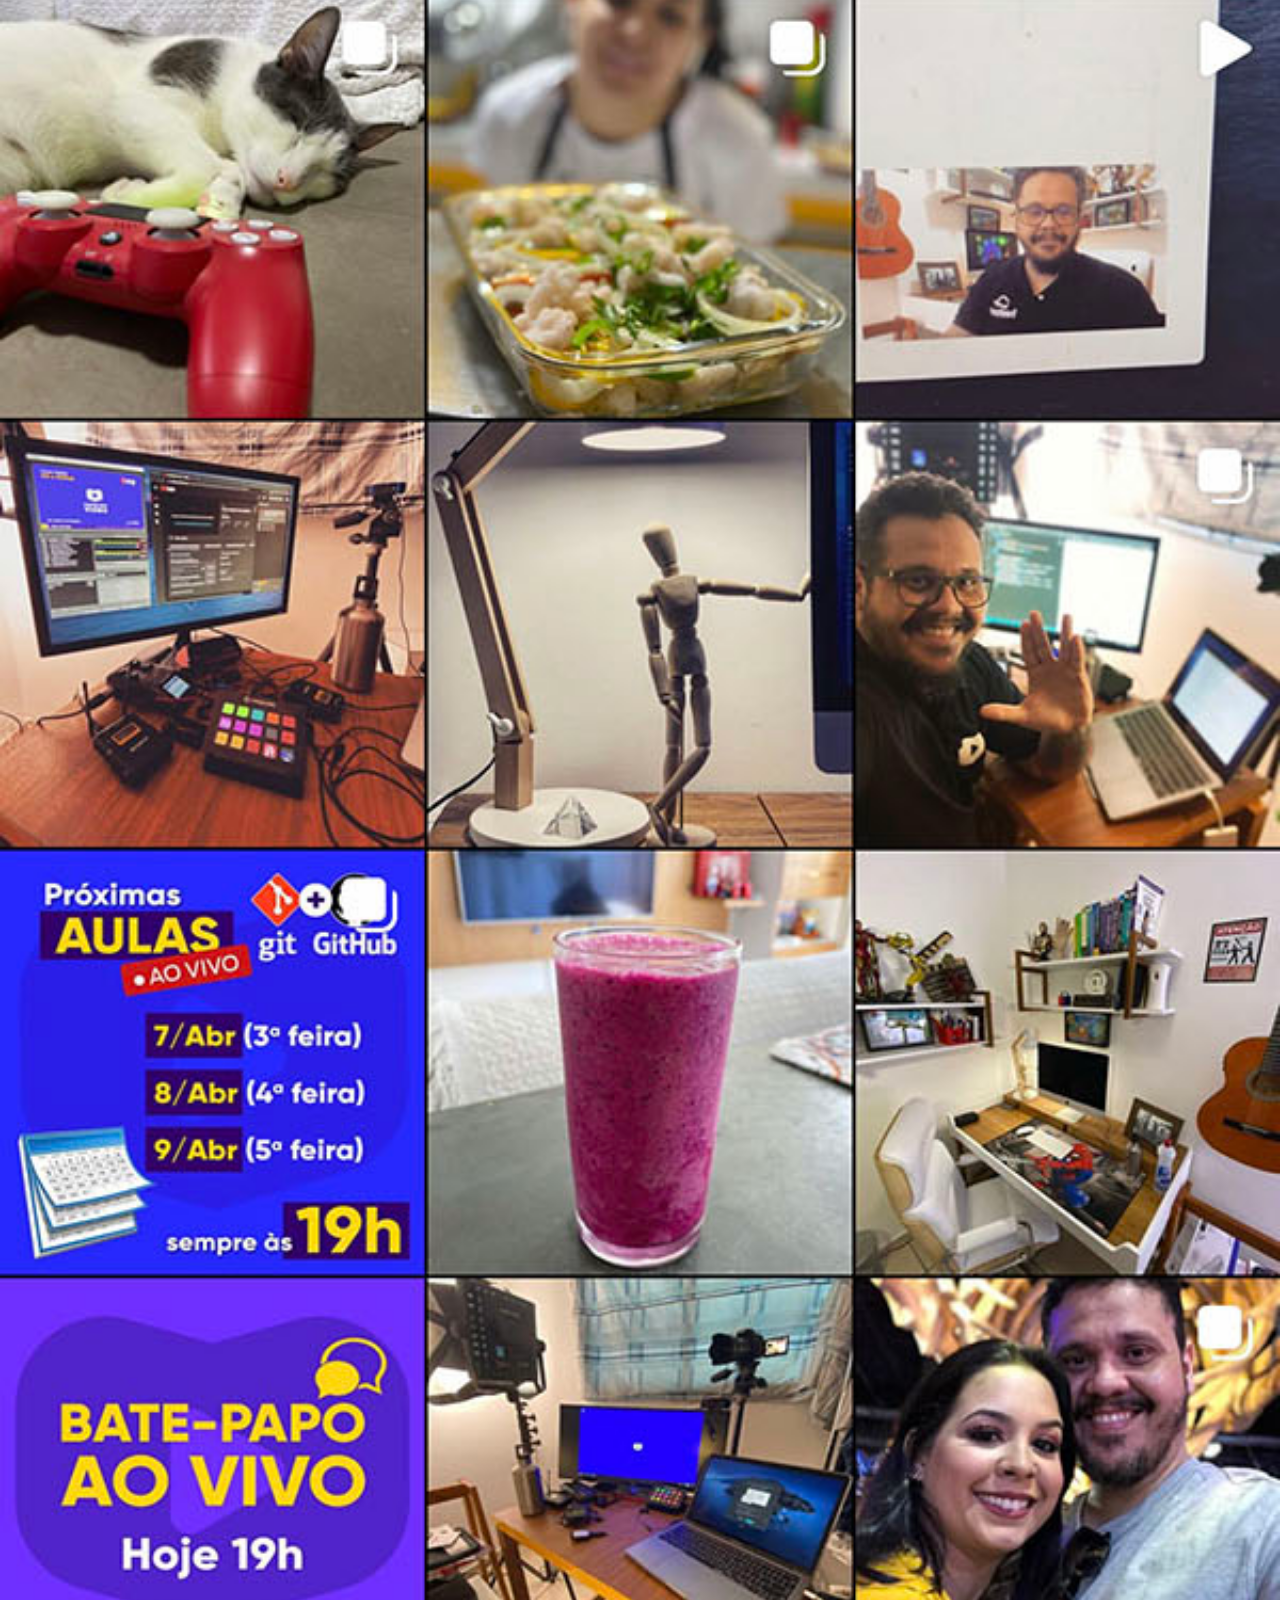
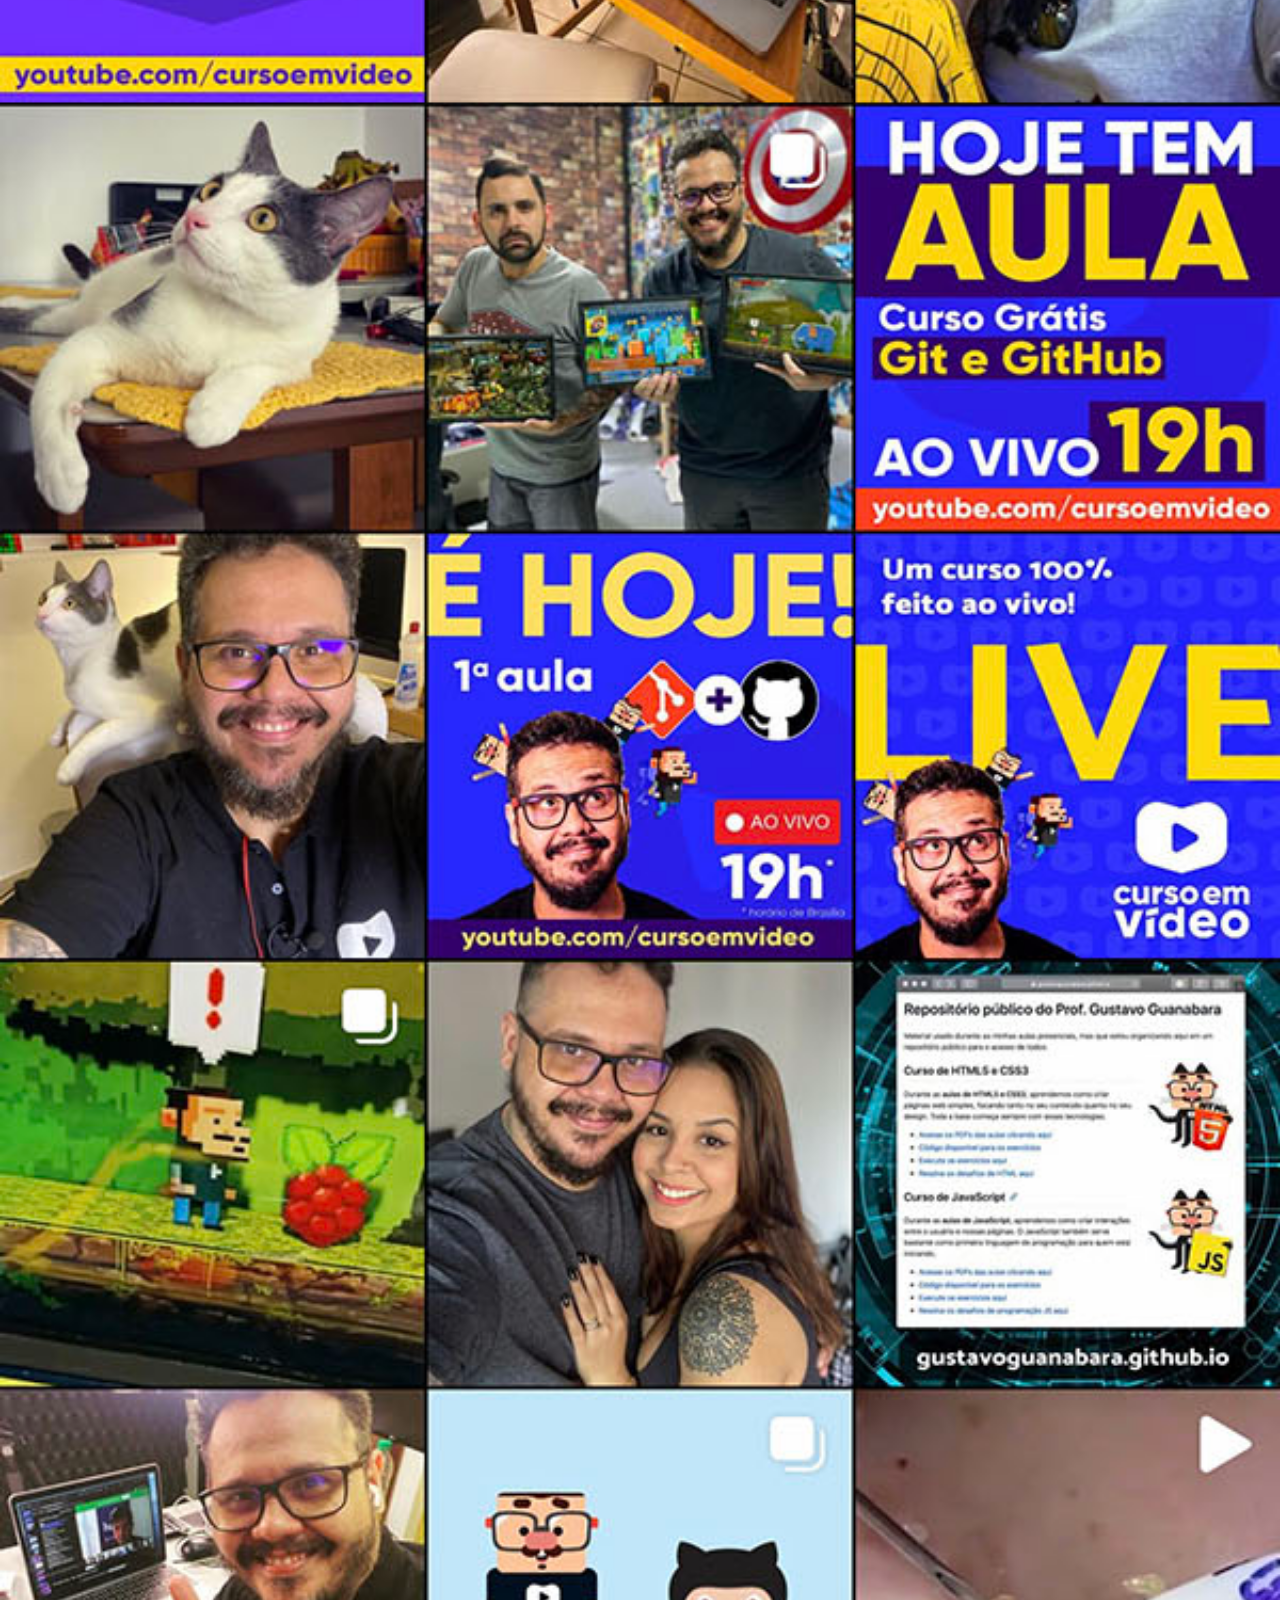
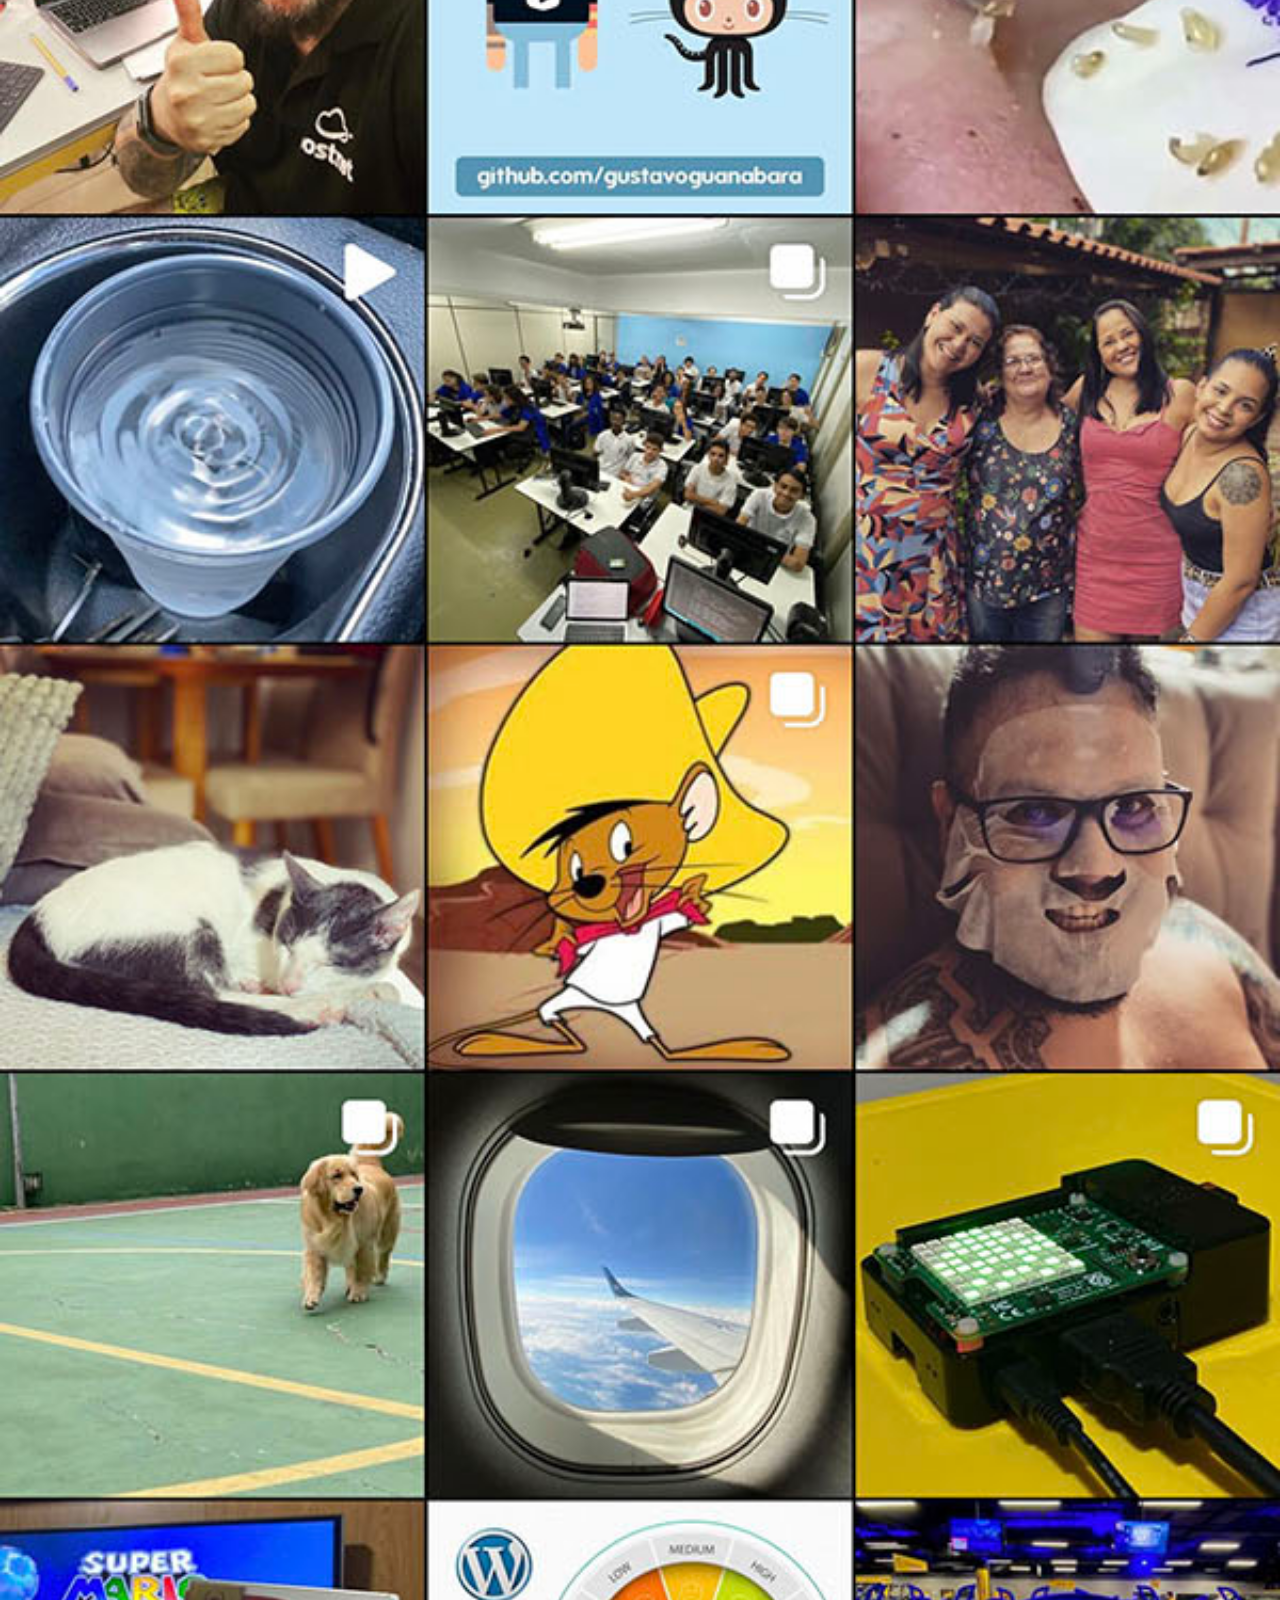
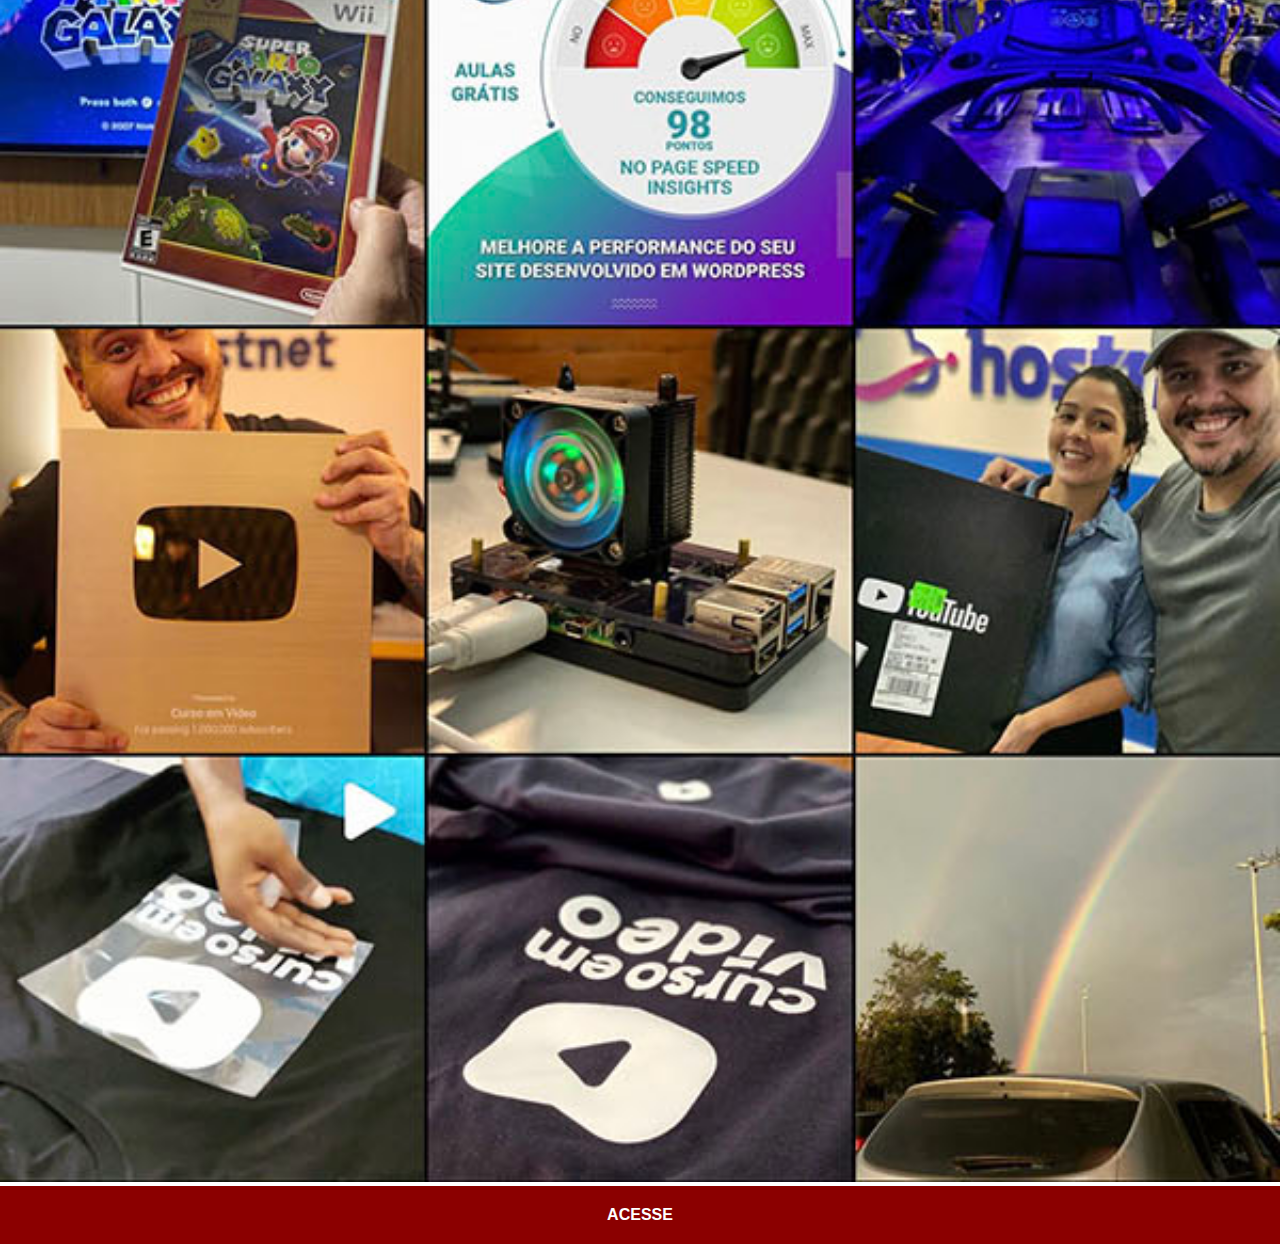
<file: instagram.html>
<!DOCTYPE html>
<html lang="pt-br">
<head>
    <meta charset="UTF-8">
    <meta name="viewport" content="width=device-width, initial-scale=1.0">
    <title>Instagram</title>
    <link rel="stylesheet" href="styles/social.css">
</head>
<body>
    <img src="imagens/tela-instagram.jpg" alt="">
    <a href="#" target="_blank">ACESSE</a>
</body>
</html>
</file>
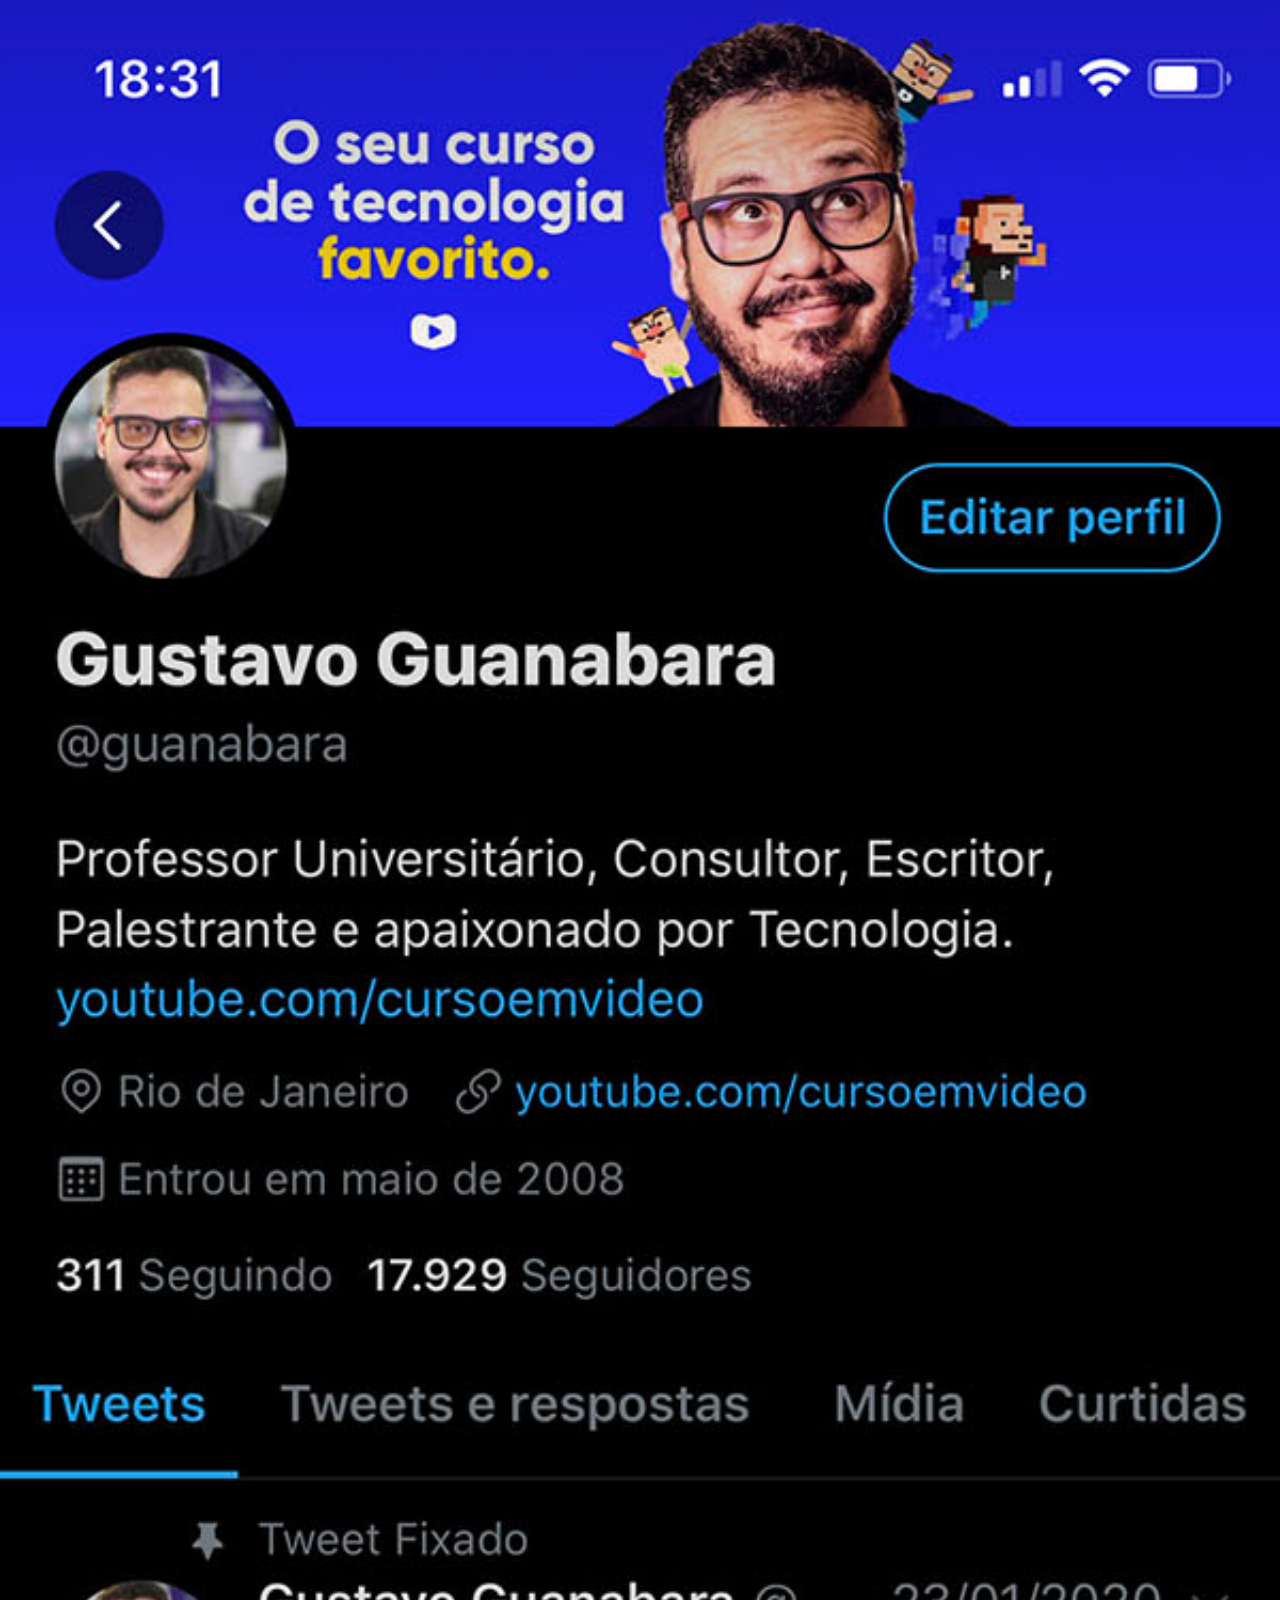
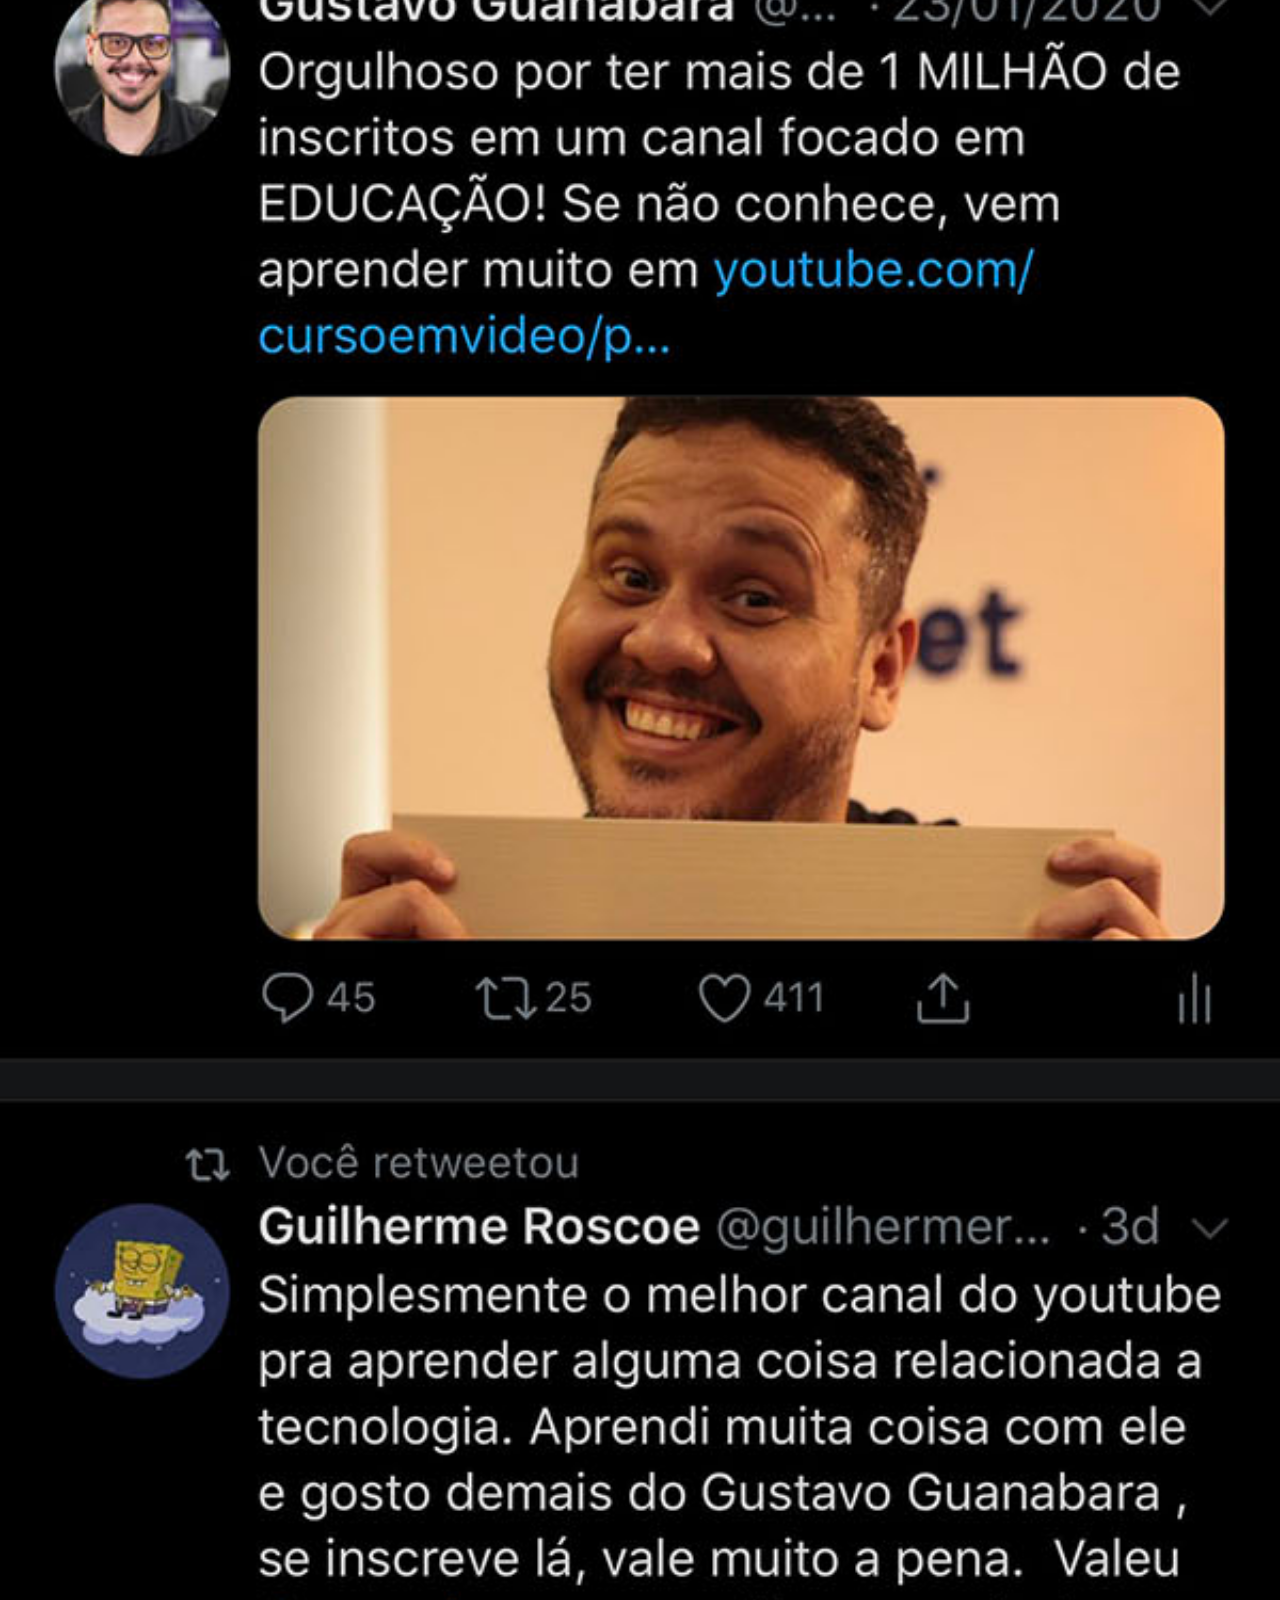
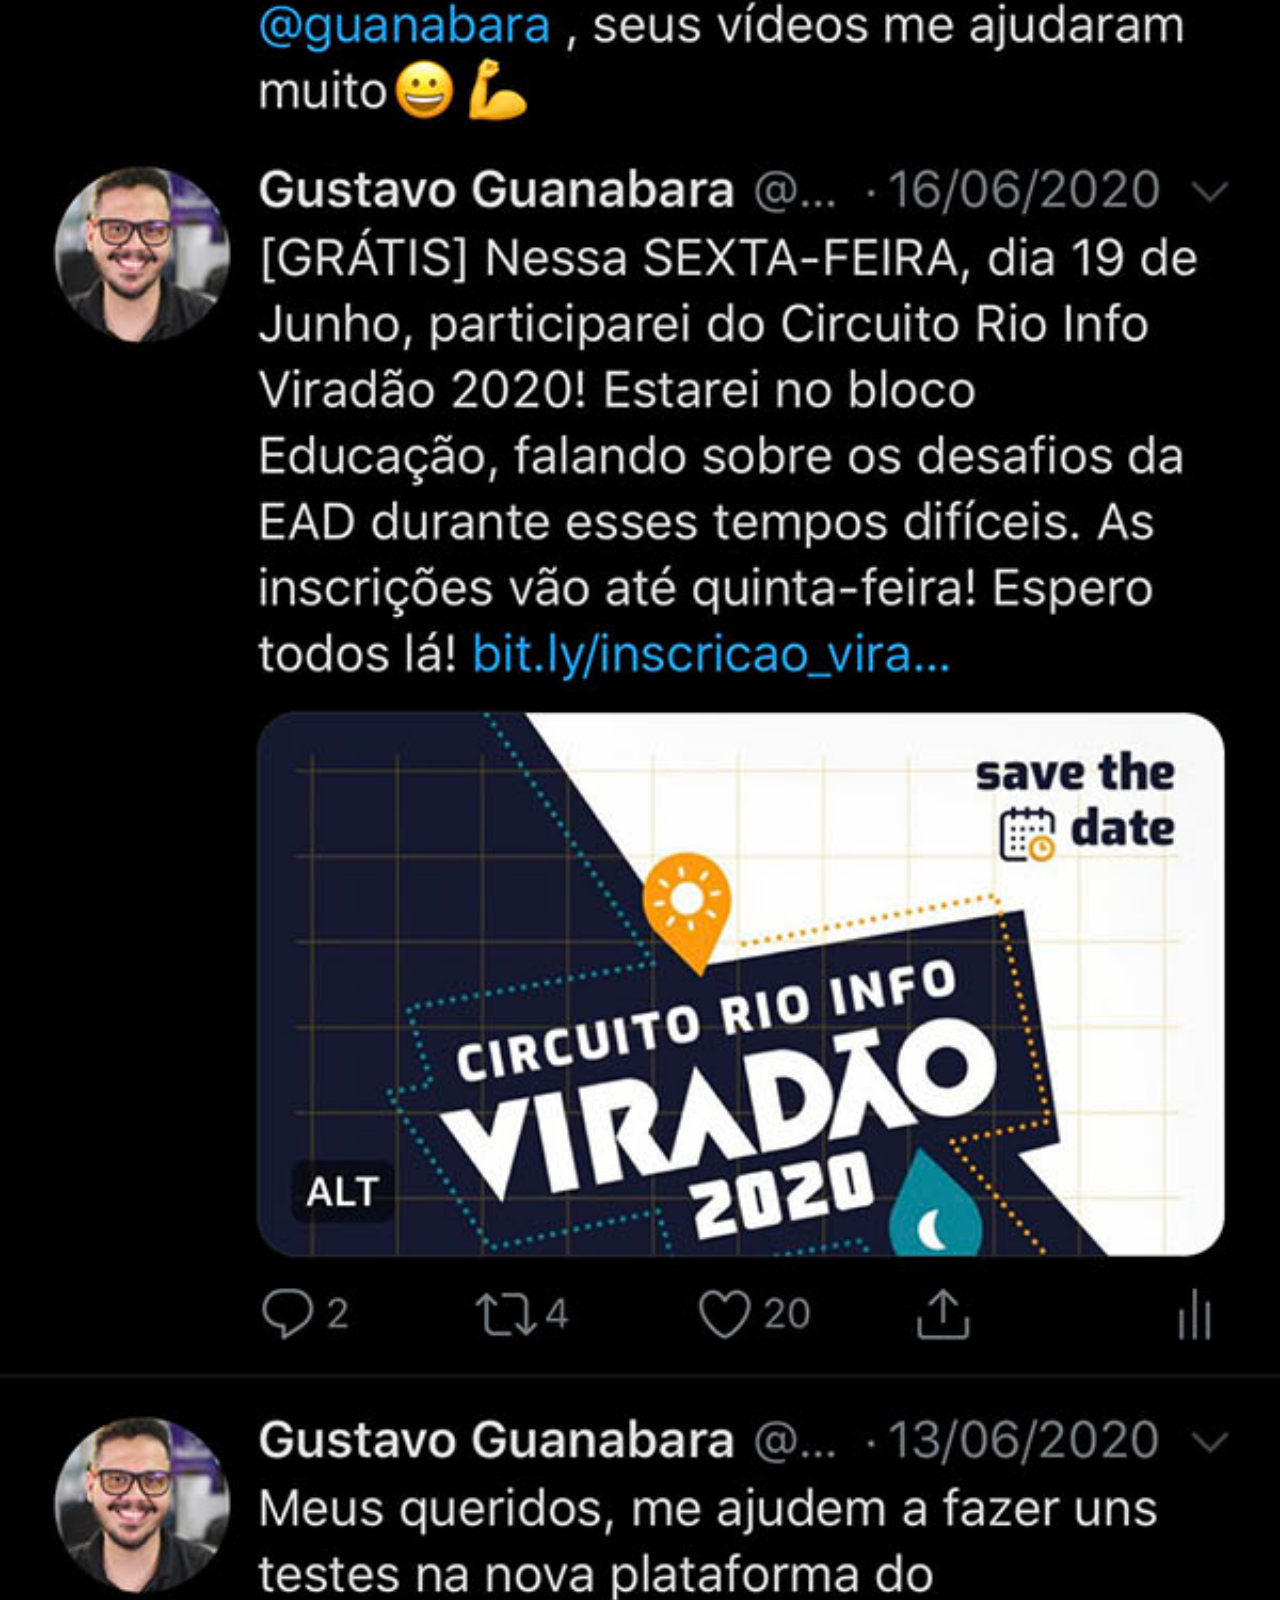
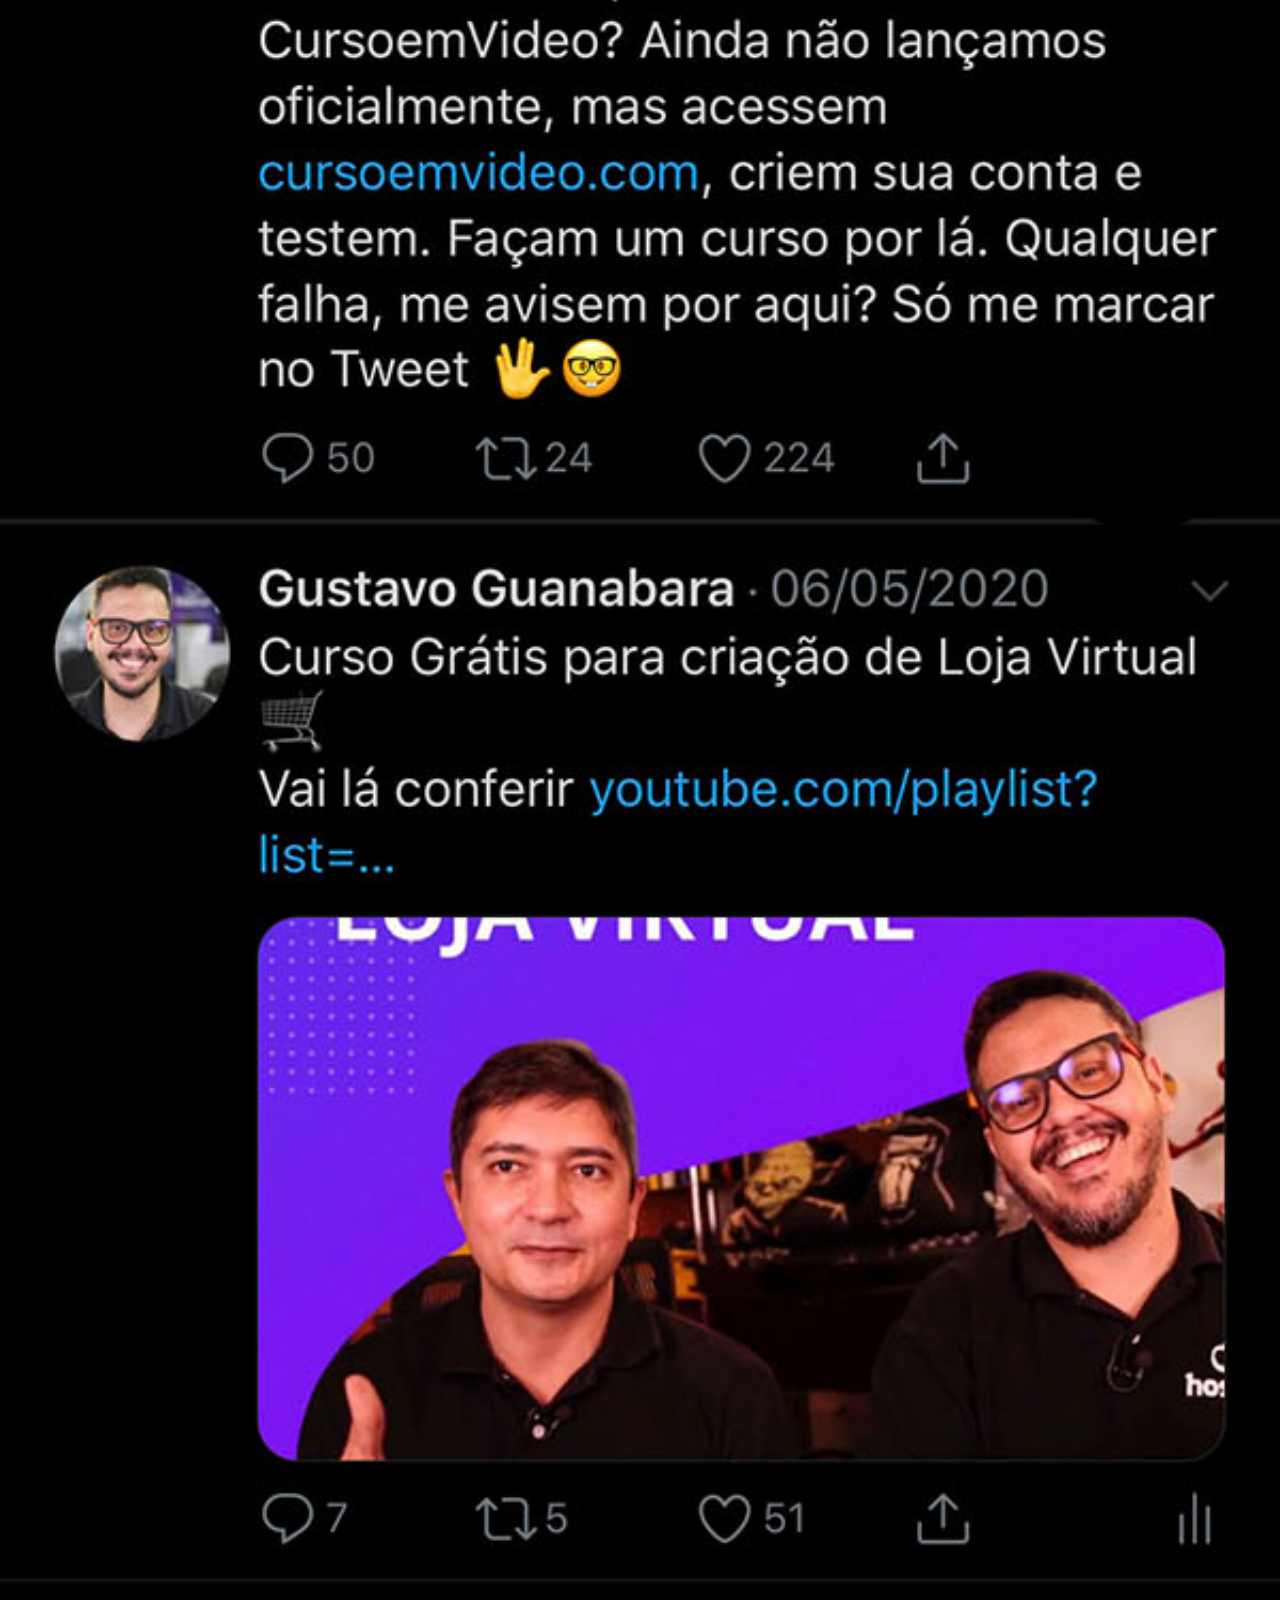
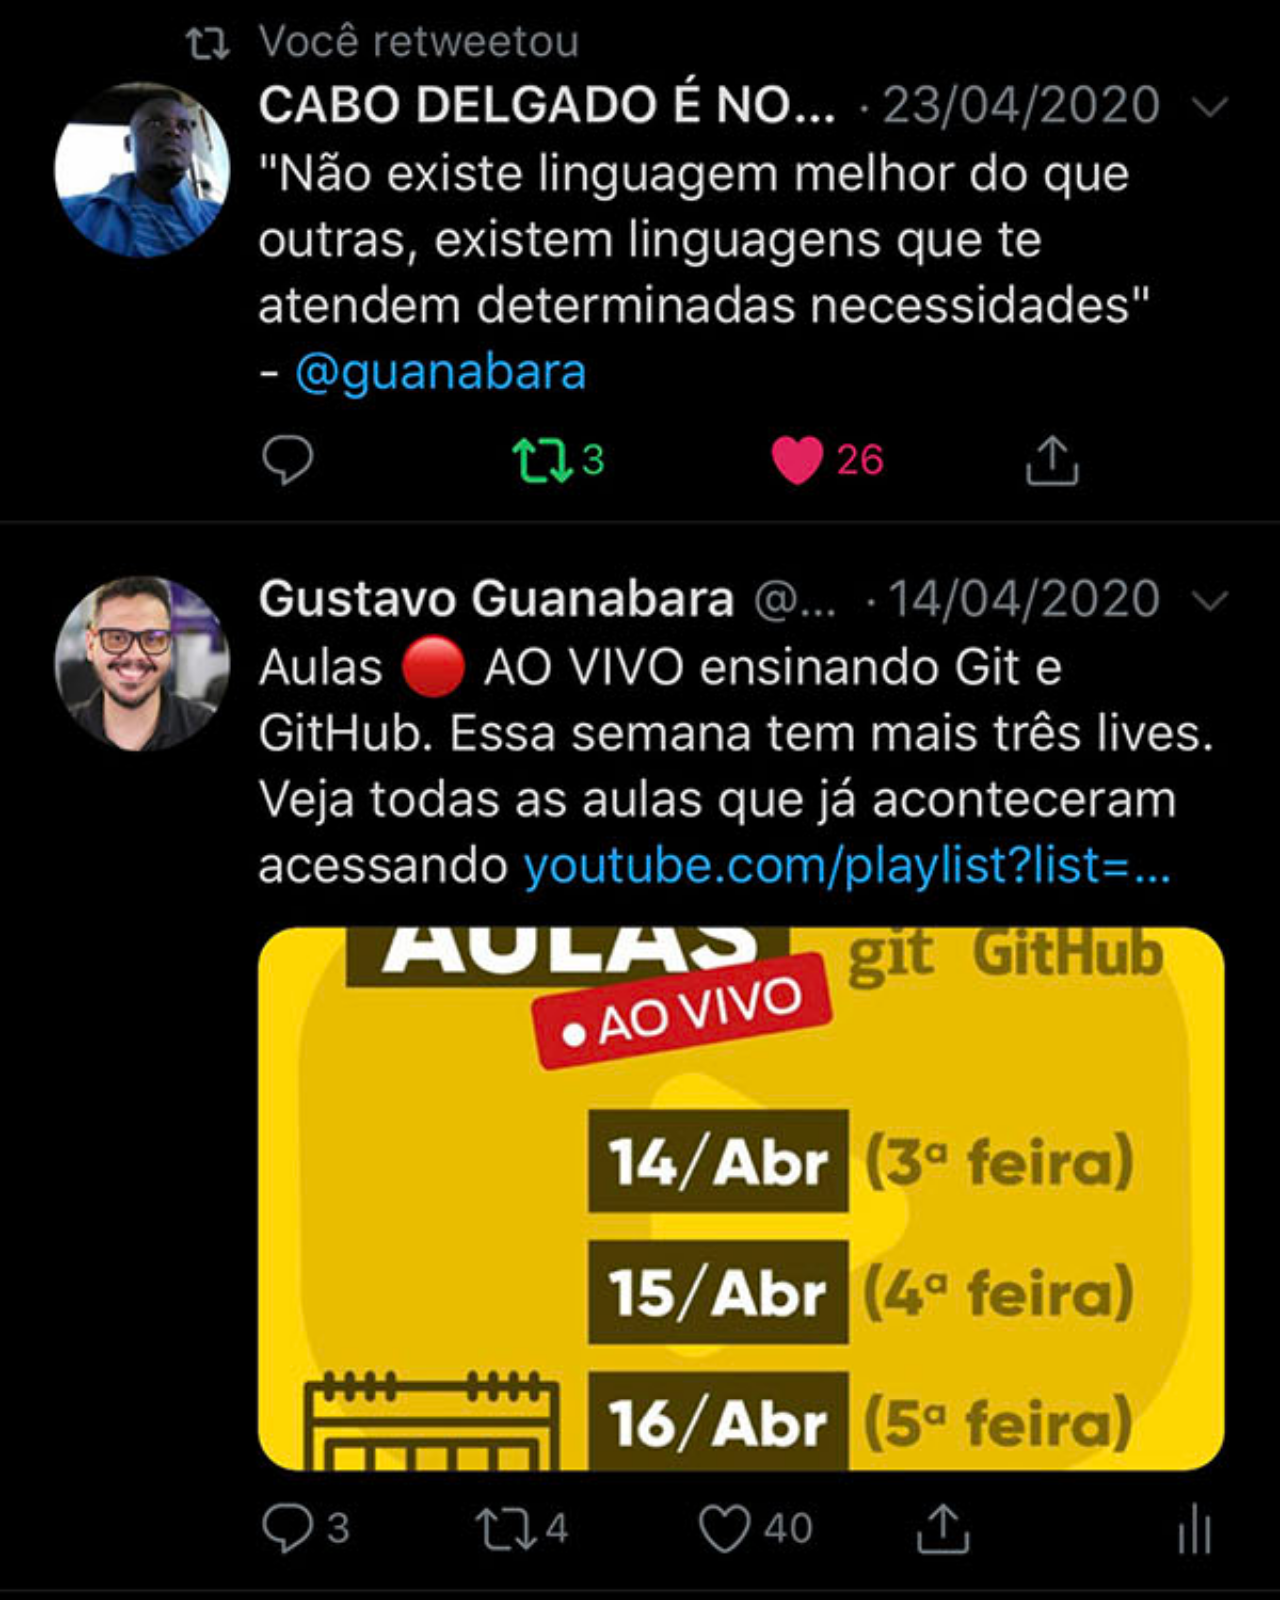
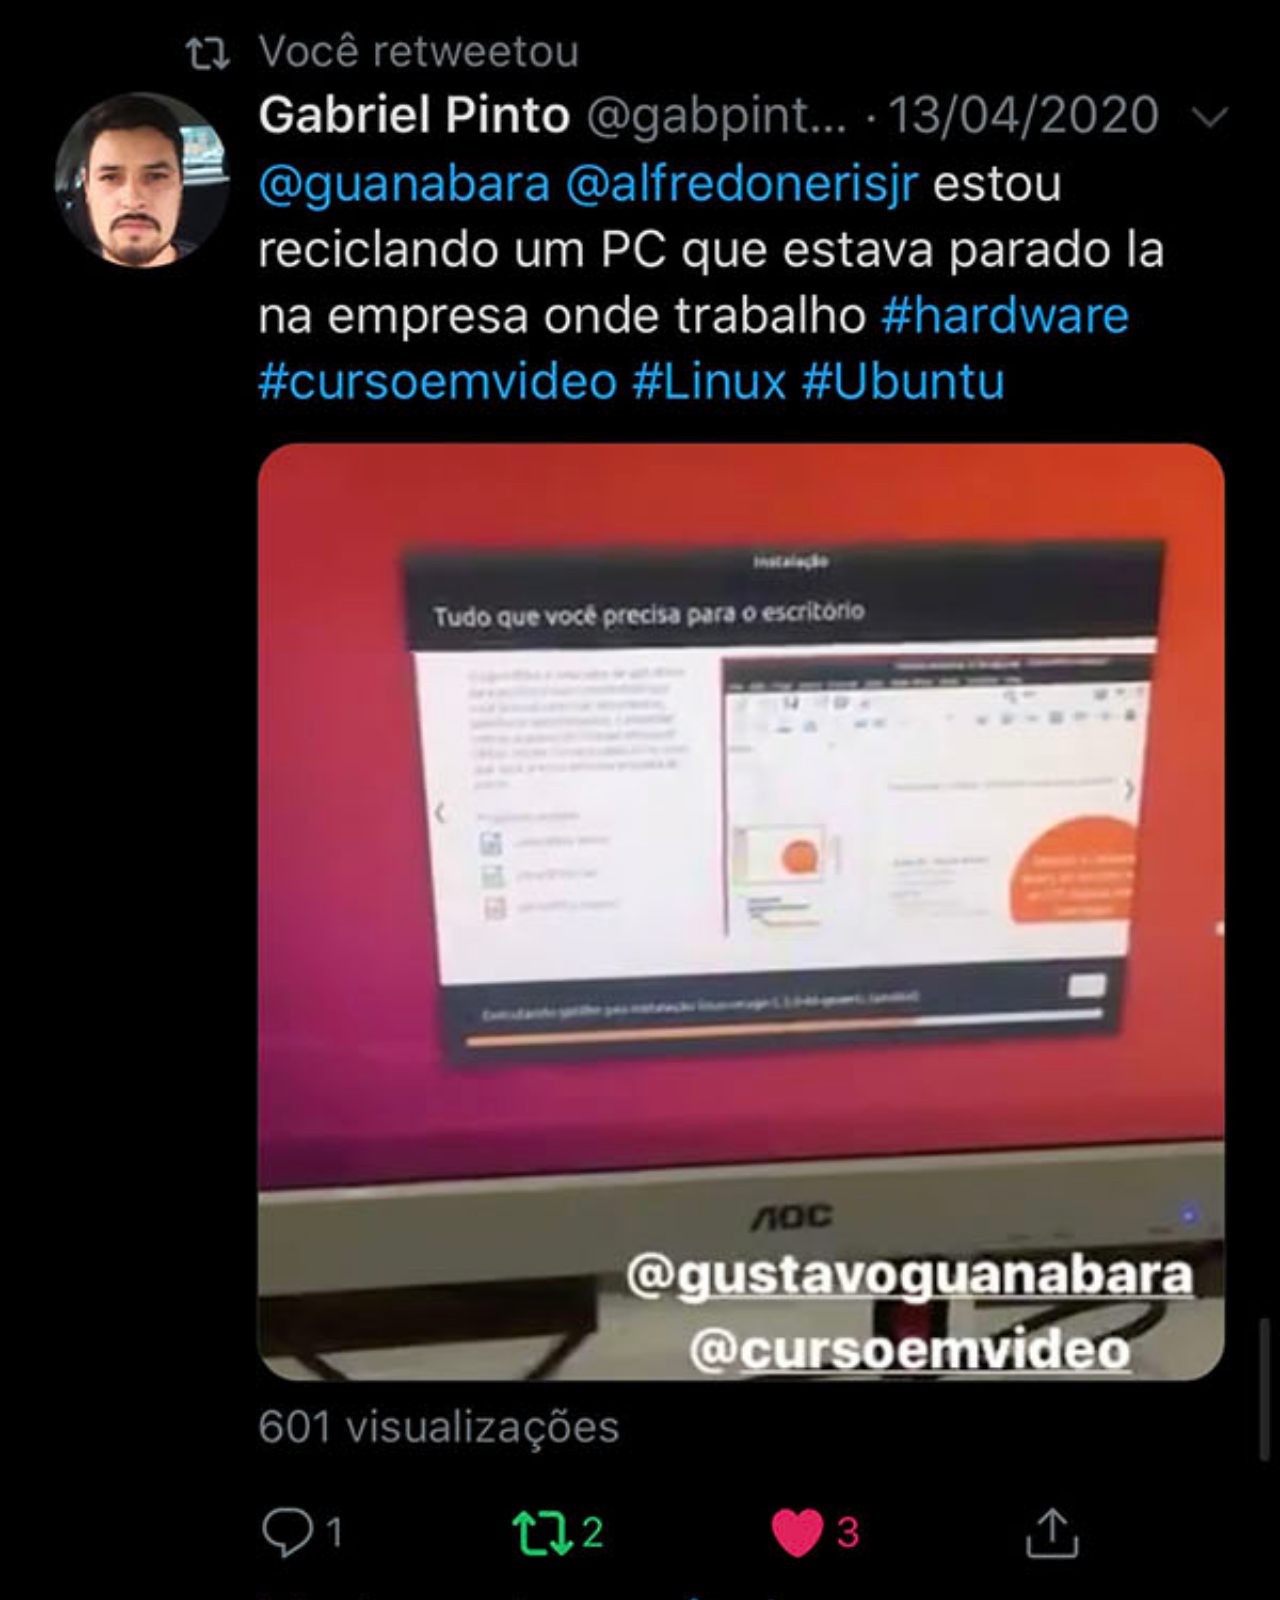
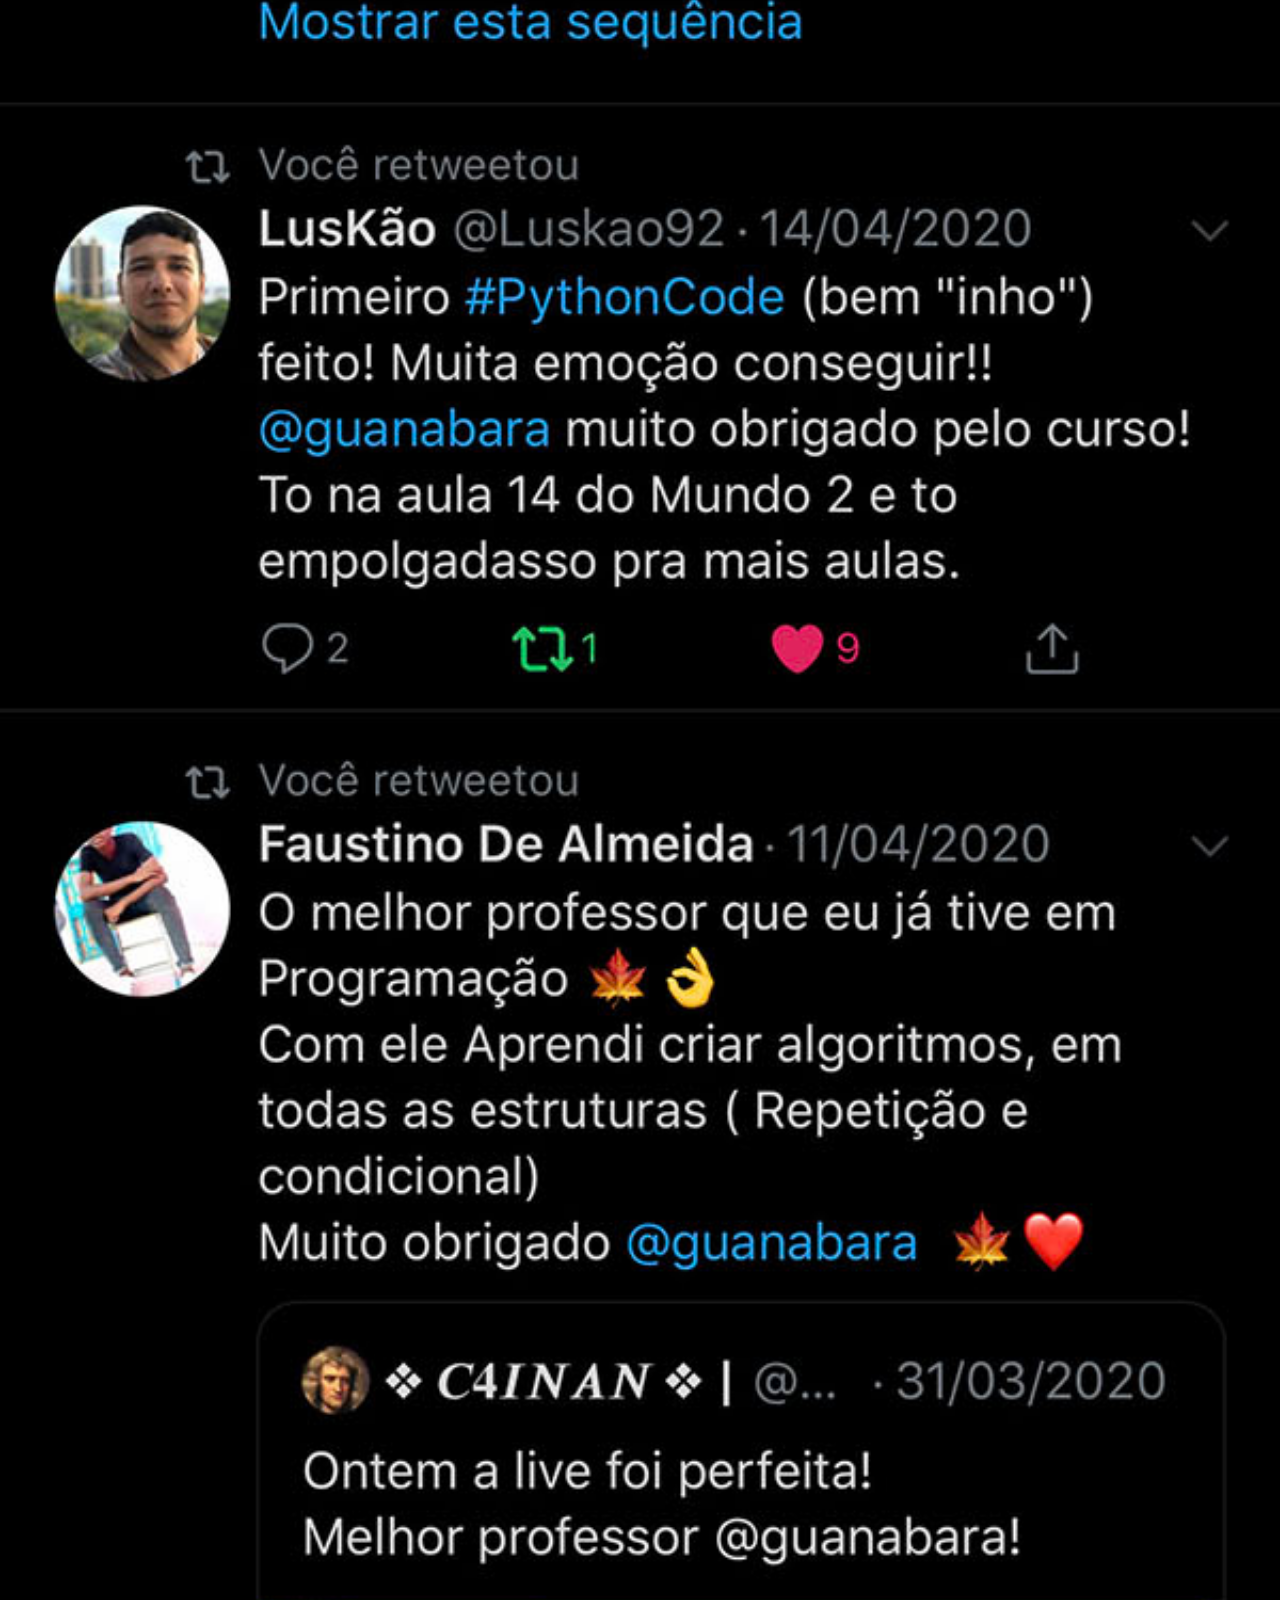
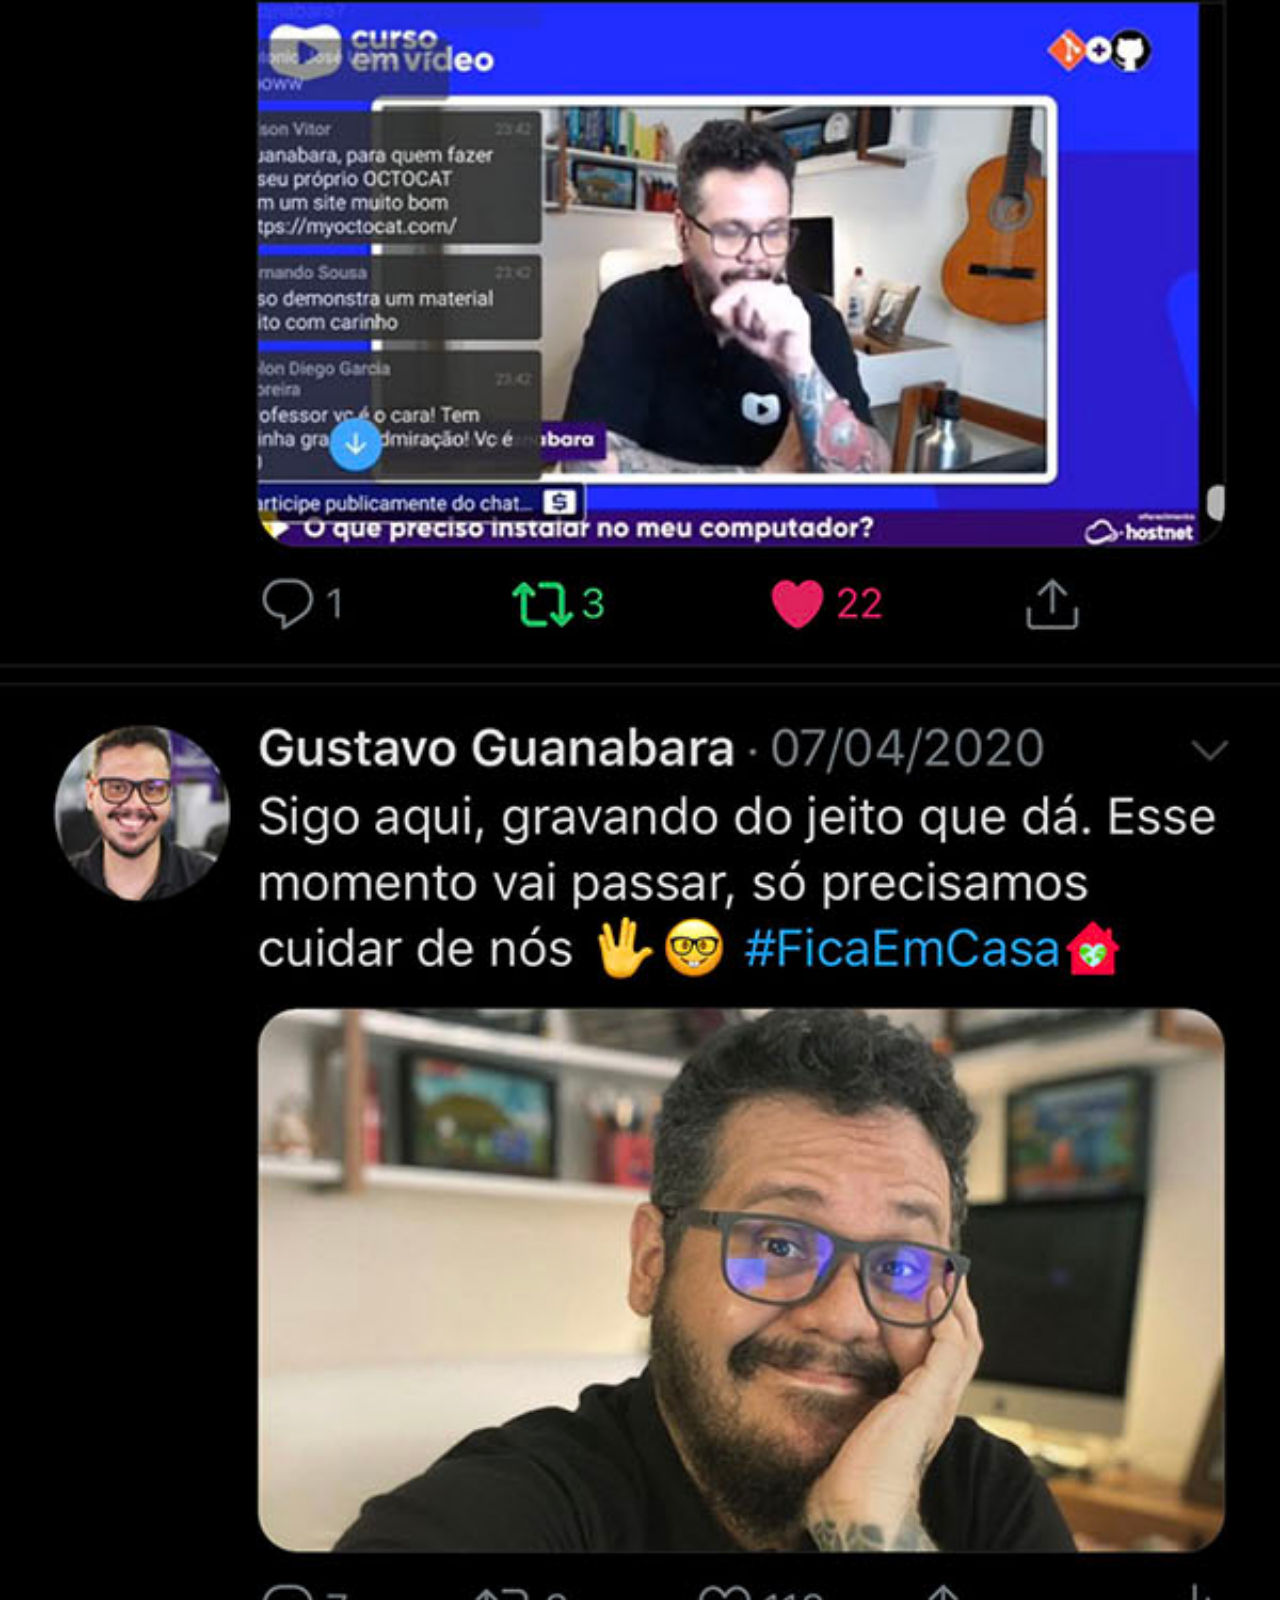
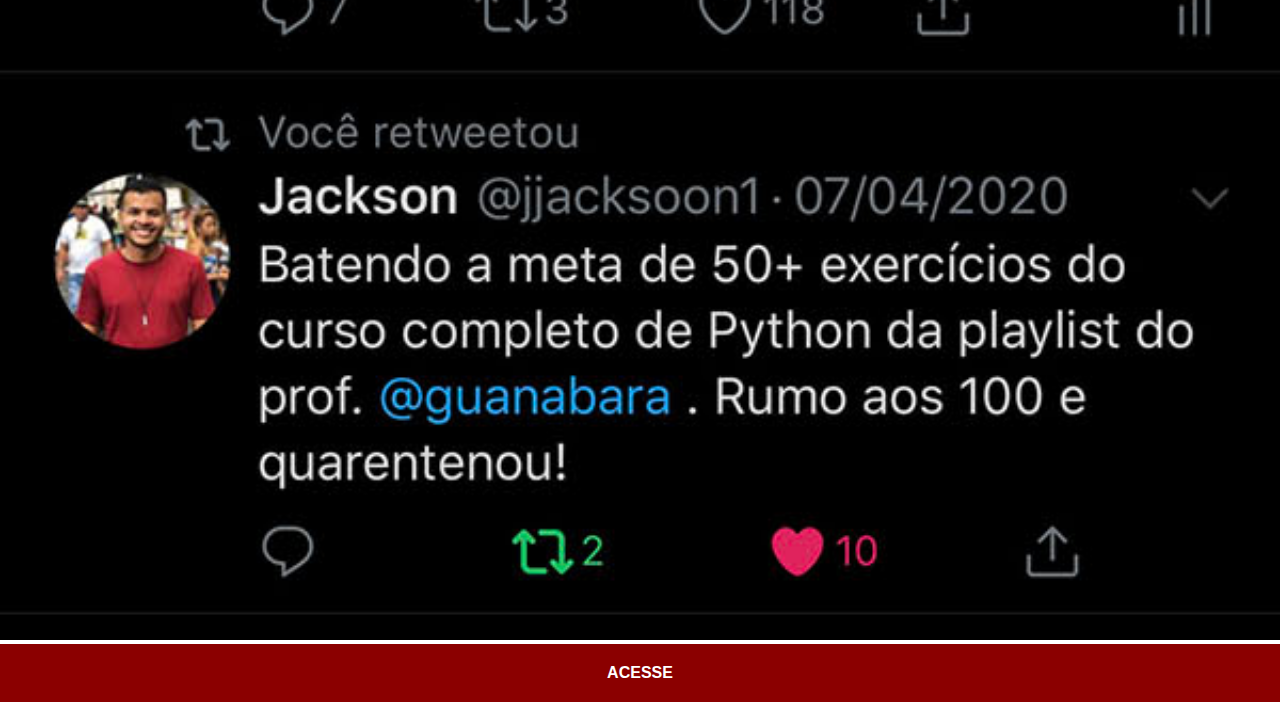
<file: twitter.html>
<!DOCTYPE html>
<html lang="pt-br">
<head>
    <meta charset="UTF-8">
    <meta name="viewport" content="width=device-width, initial-scale=1.0">
    <title>Twitter</title>
    <link rel="stylesheet" href="styles/social.css">
</head>
<body>
    <img src="imagens/tela-twitter.jpg" alt="">
    <a href="#">ACESSE</a>
</body>
</html>
</file>
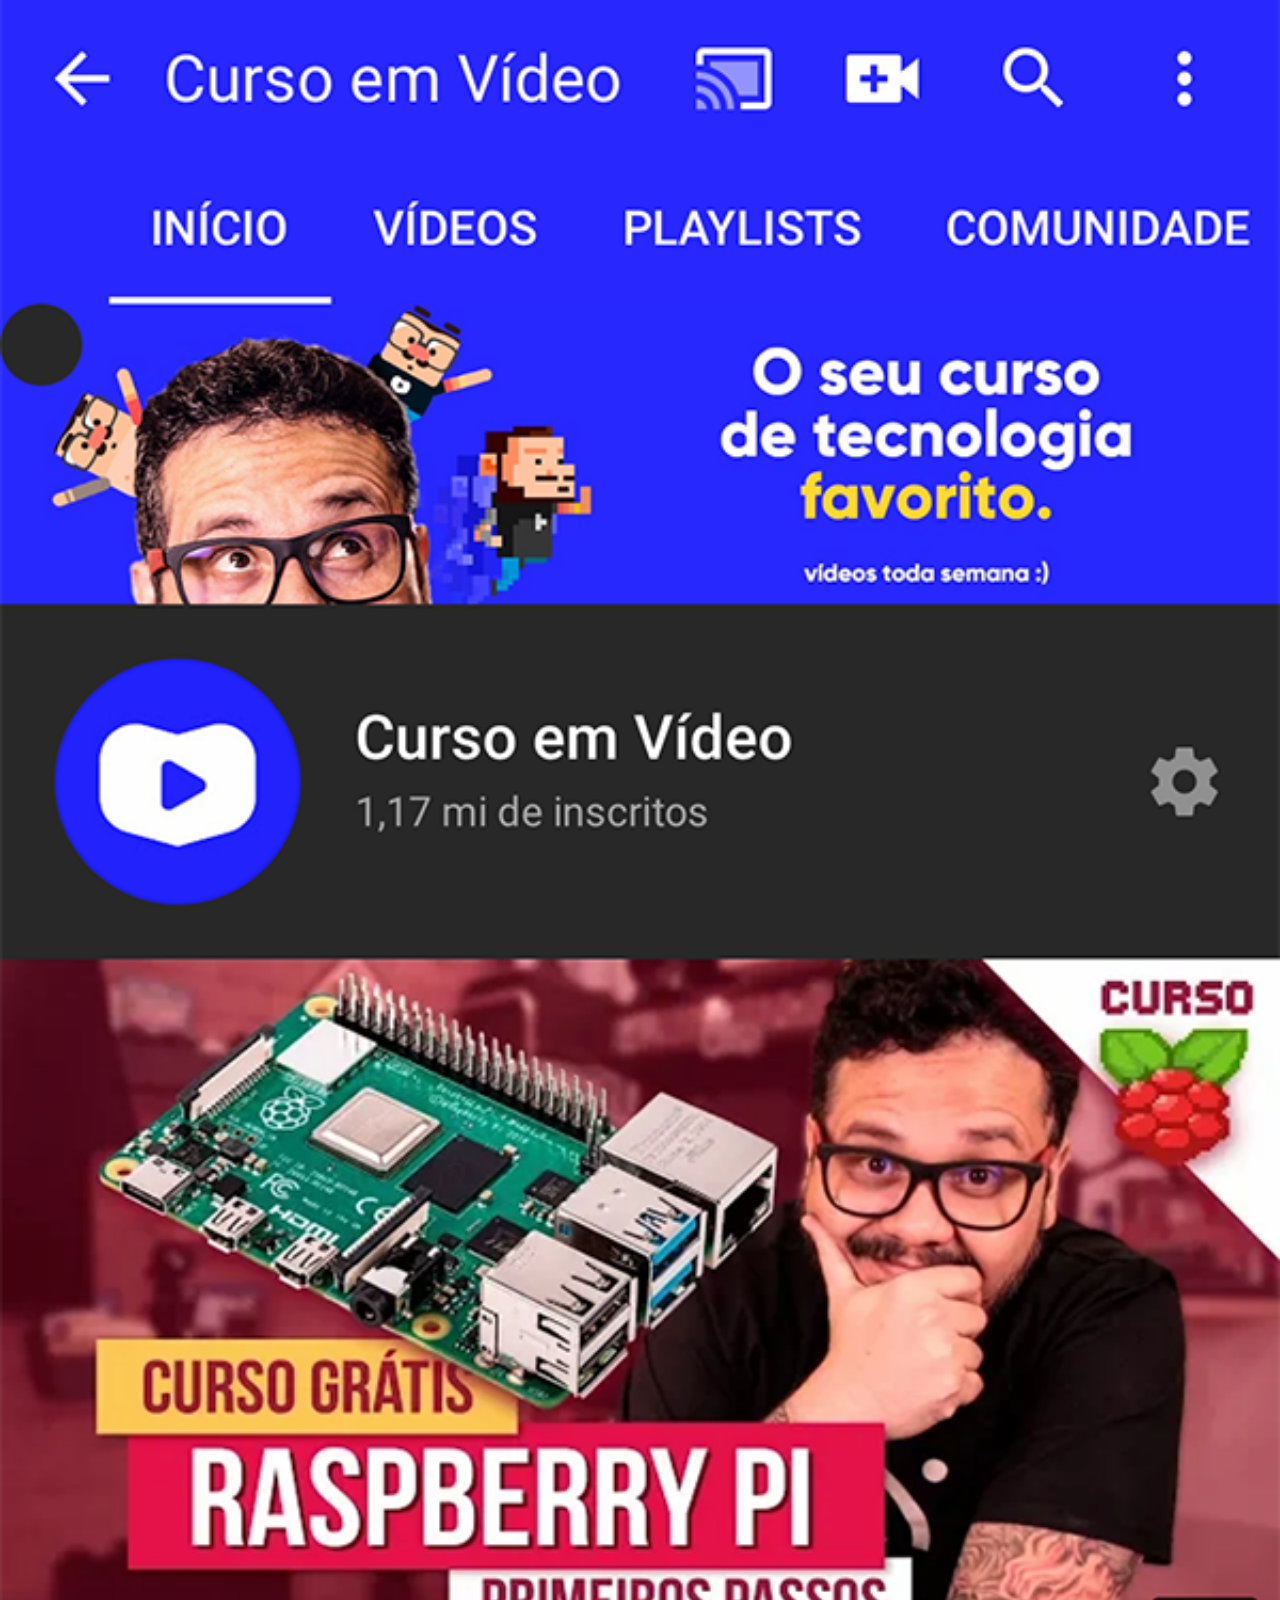
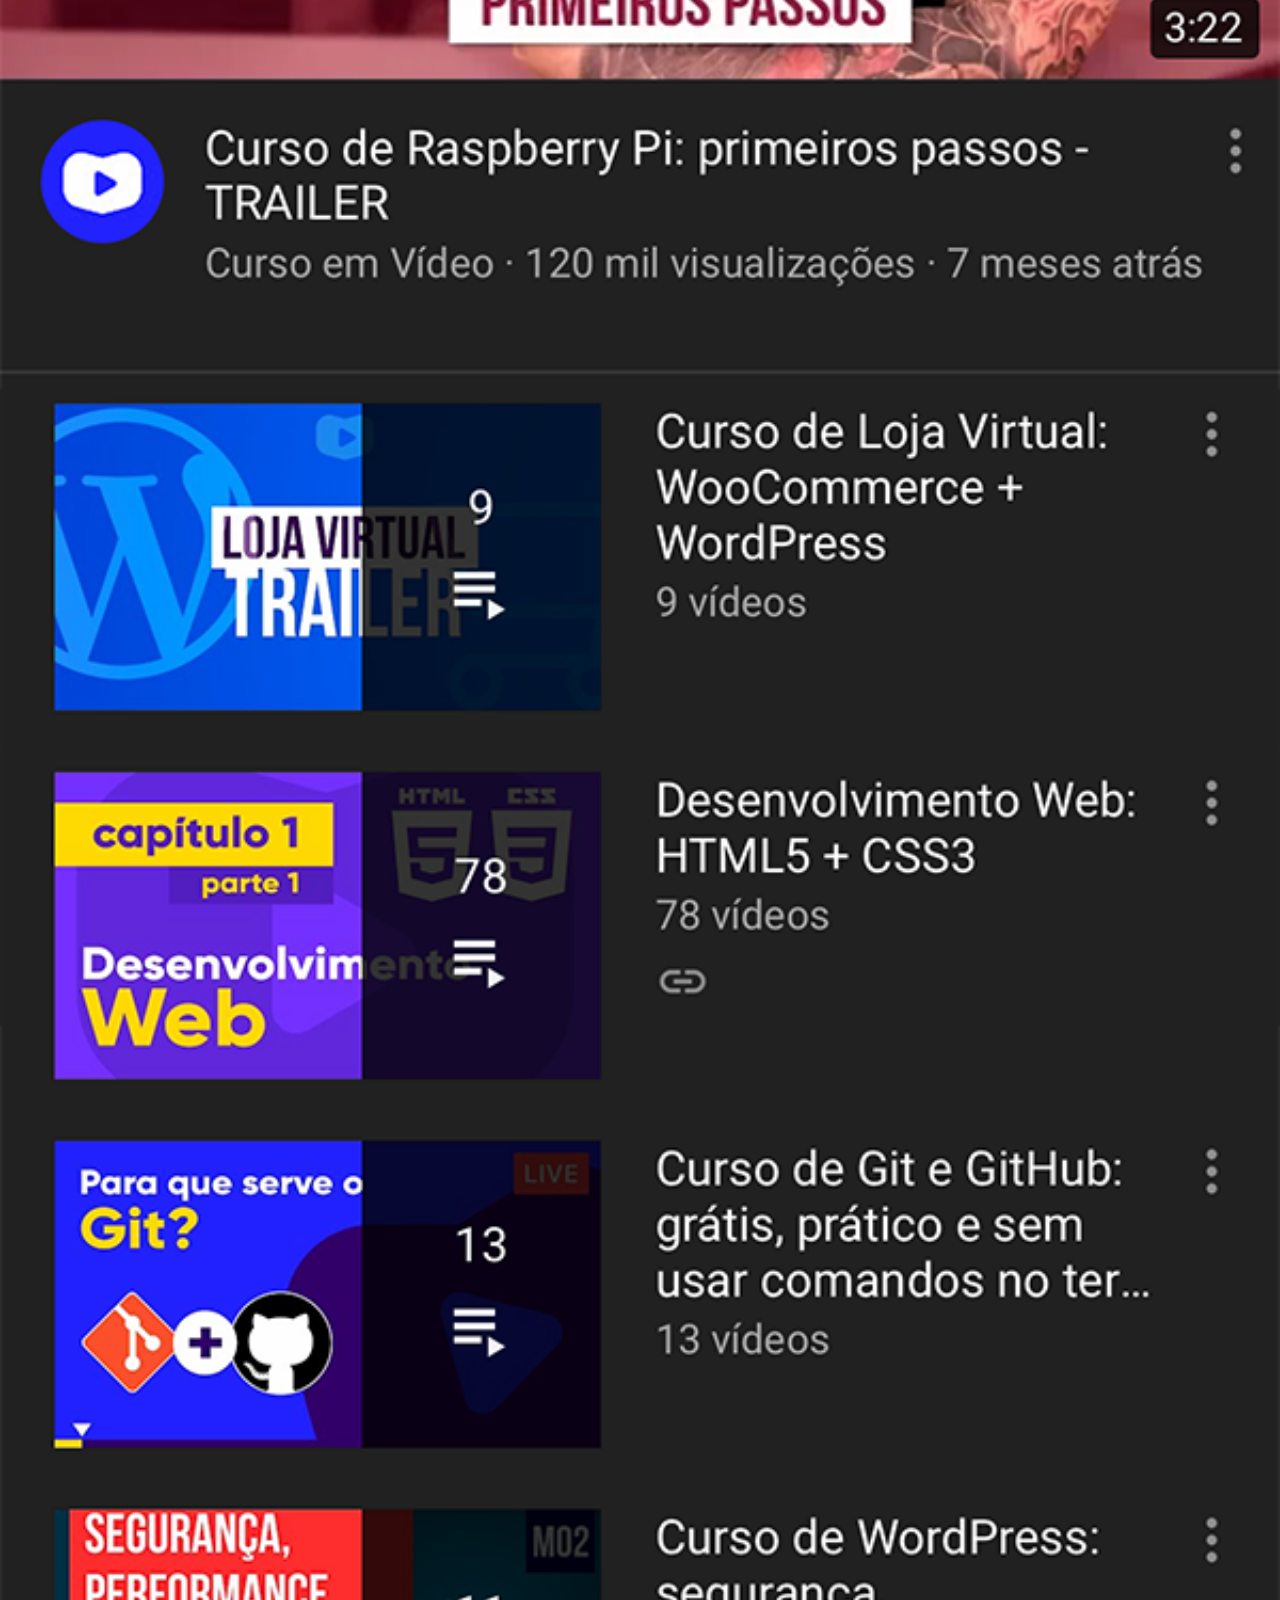
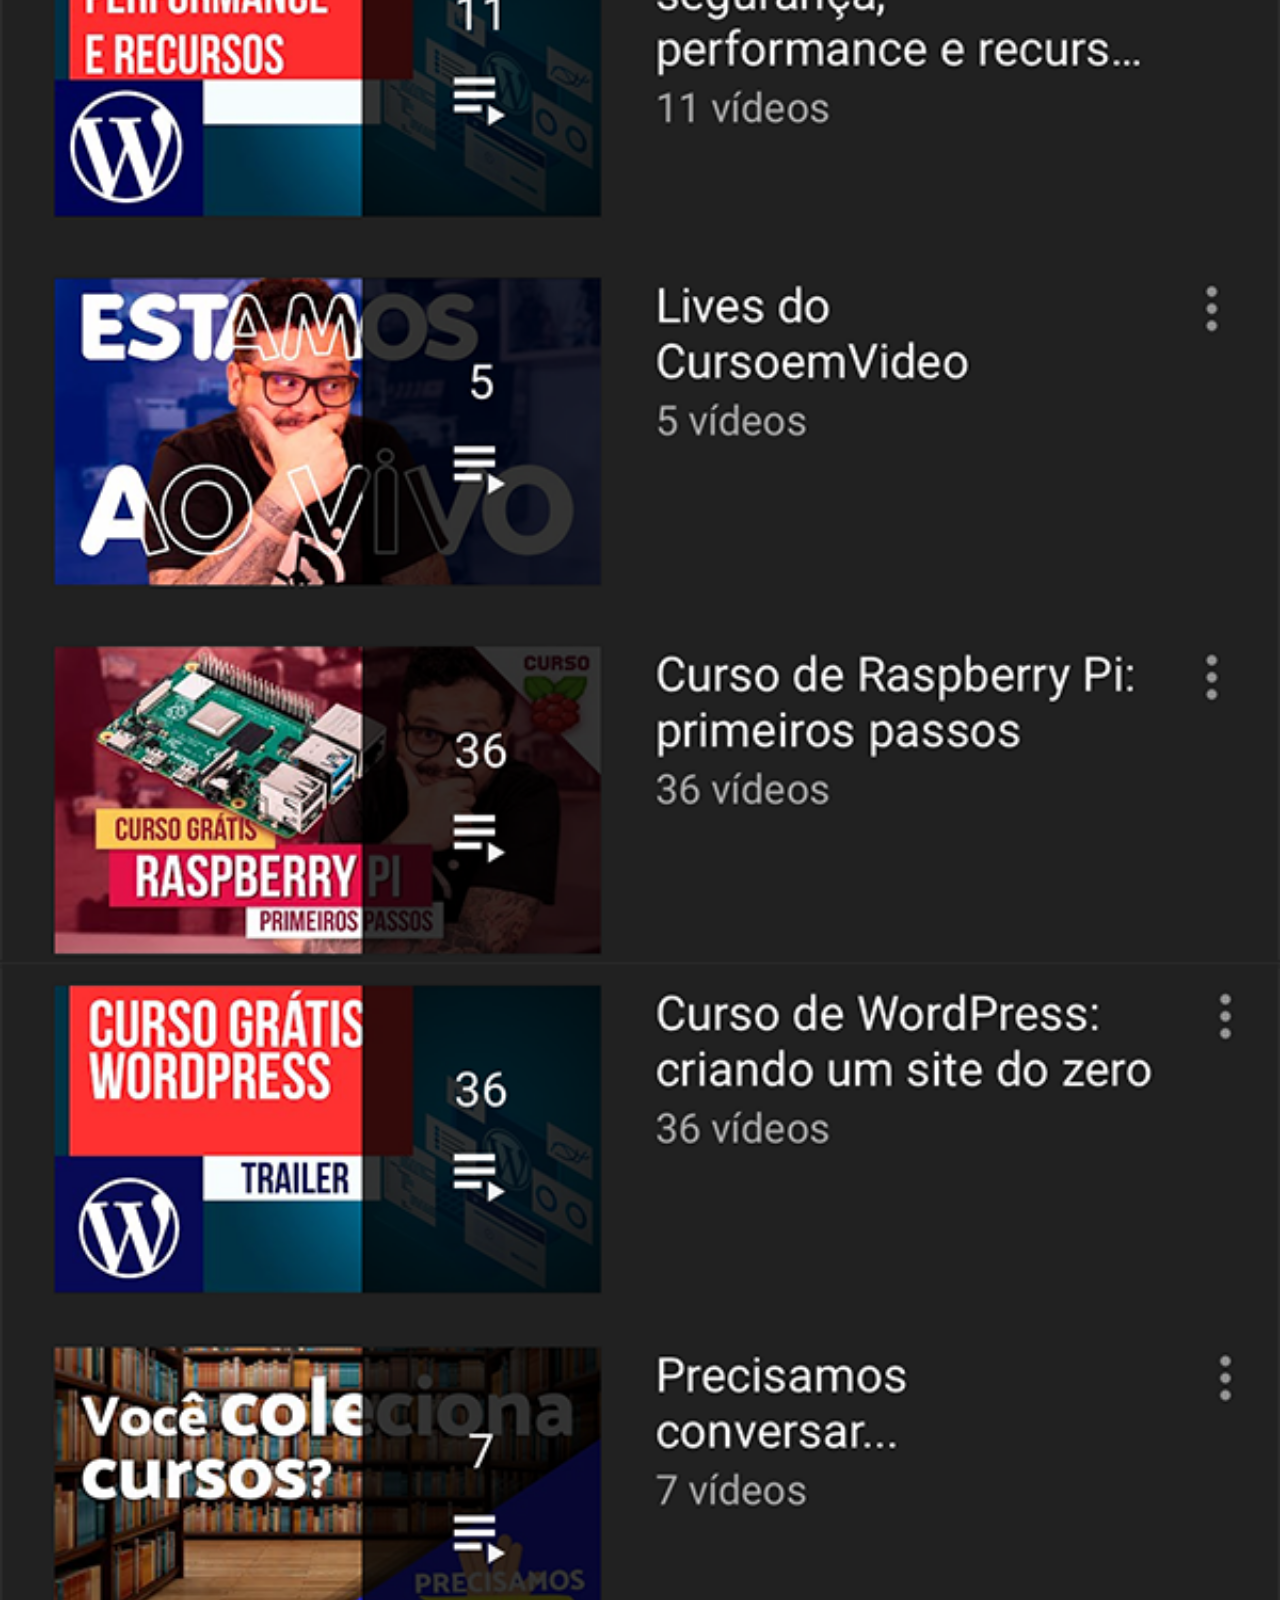
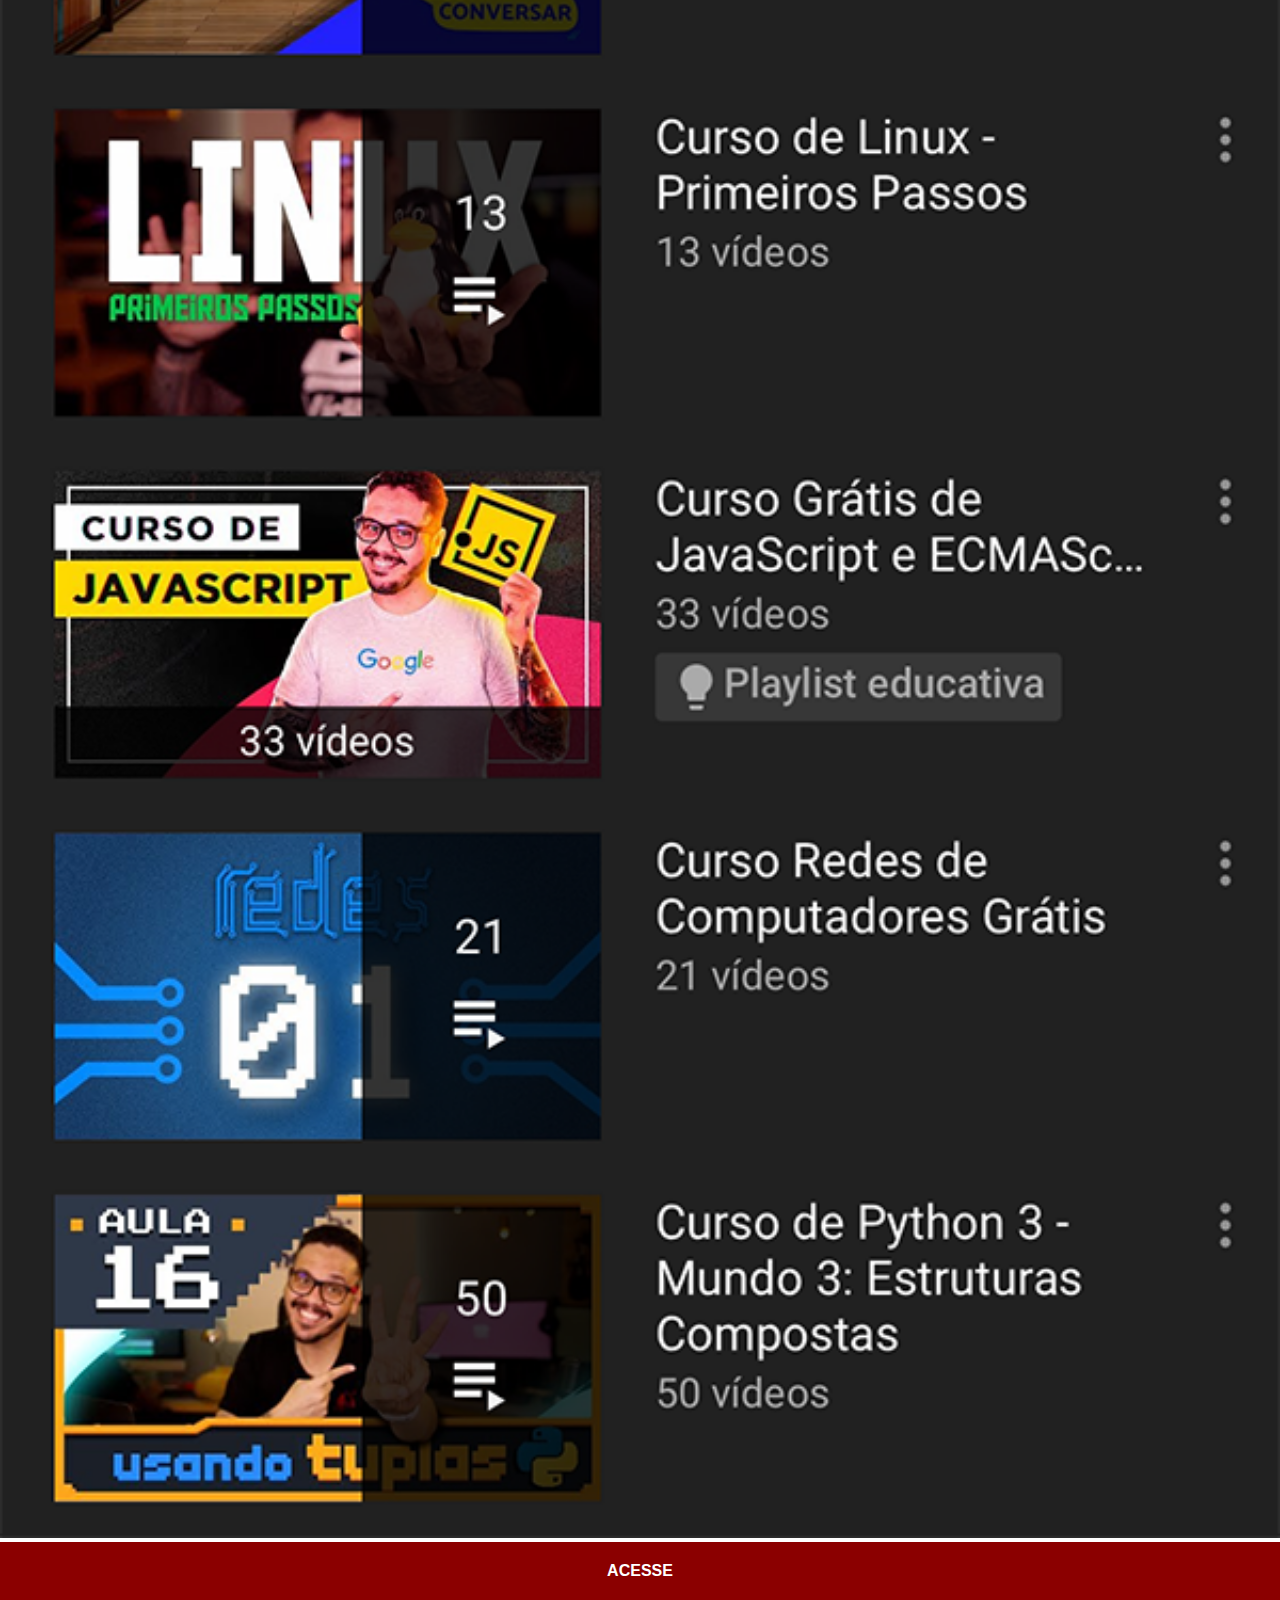
<file: youtube.html>
<!DOCTYPE html>
<html lang="pt-br">
<head>
    <meta charset="UTF-8">
    <meta name="viewport" content="width=device-width, initial-scale=1.0">
    <title>YouTube</title>
    <link rel="stylesheet" href="styles/social.css">
</head>
<body>
    <img src="imagens/tela-youtube.png" alt="">
    <a href="https://www.youtube.com/cursoemvideo/" target="_blank">ACESSE</a>
</body>
</html>
</file>
<file: styles/style.css>
@charset "UTF-8";

* {
    margin: 0px;
    padding: 0px;
    font-family: Arial, Helvetica, sans-serif;
}

html, body {
    height: 100vh;
    width: 100vw;

    background-color: black;
}

body {
    background: url('../imagens/fundo-madeira.jpg') 
    no-repeat top center;

    background-size: cover;
    background-attachment: fixed;
}

main {
    position: relative;
    height: 90vh;
}

section#cellphone {
    position: absolute;
    top: 50%;
    left: 50%;
    transform: translate(-50%, -50%);

    height: 627px;
    width: 311px;

    background: url('../imagens/frame-iphone.png') no-repeat;
}

iframe#screen {
    position: relative;
    top: 80px;
    left: 22px;
    width: 267px;
    height: 470px;
}

section#social-media {
    text-align: right;
}

section#social-media img {
    width: 50px;
    margin: 10px;
    border-radius: 50%;
    box-shadow: 2px 2px 5px rgba(0, 0, 0, 0.400);
    box-sizing: border-box;
}

section#social-media img:hover {
    border: 2px solid rgba(255, 255, 255, 0.637);
    transform: translate(-3px, -3px);
    box-shadow: 5px 5px 10px rgba(0, 0, 0, 0.623);
}
</file>
<file: styles/social.css>
@charset "UTF-8";

* {
    margin: 0px;
    padding: 0px;
    font-family: Arial, Helvetica, sans-serif;
}

::-webkit-scrollbar {
    width: 0px;
    height: 0px;
}

img {
    width: 100vw;
}

a {
    display: block;
    background-color: darkred;
    color: white;
    padding: 20px;
    text-align: center;
    font-weight: bolder;
    text-decoration: none;
}

a:hover {
    background-color: red;
}
</file>
